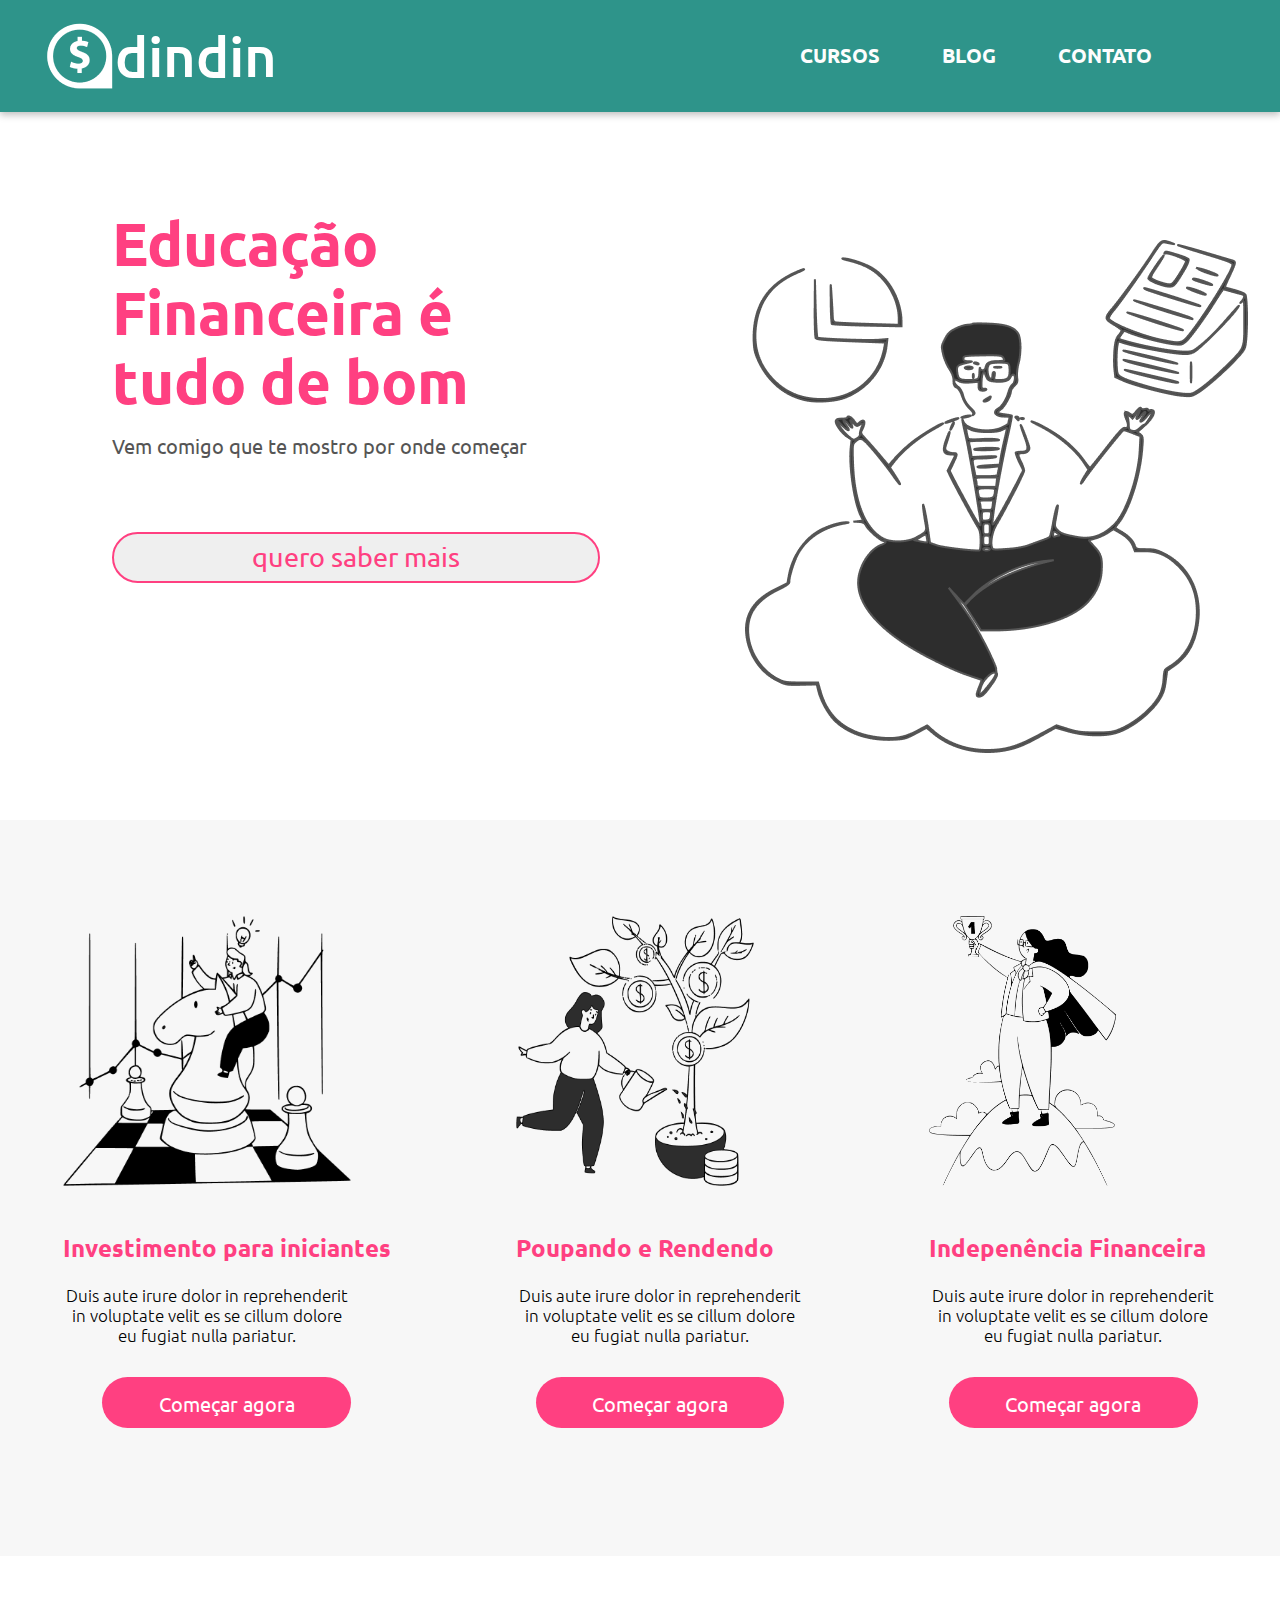
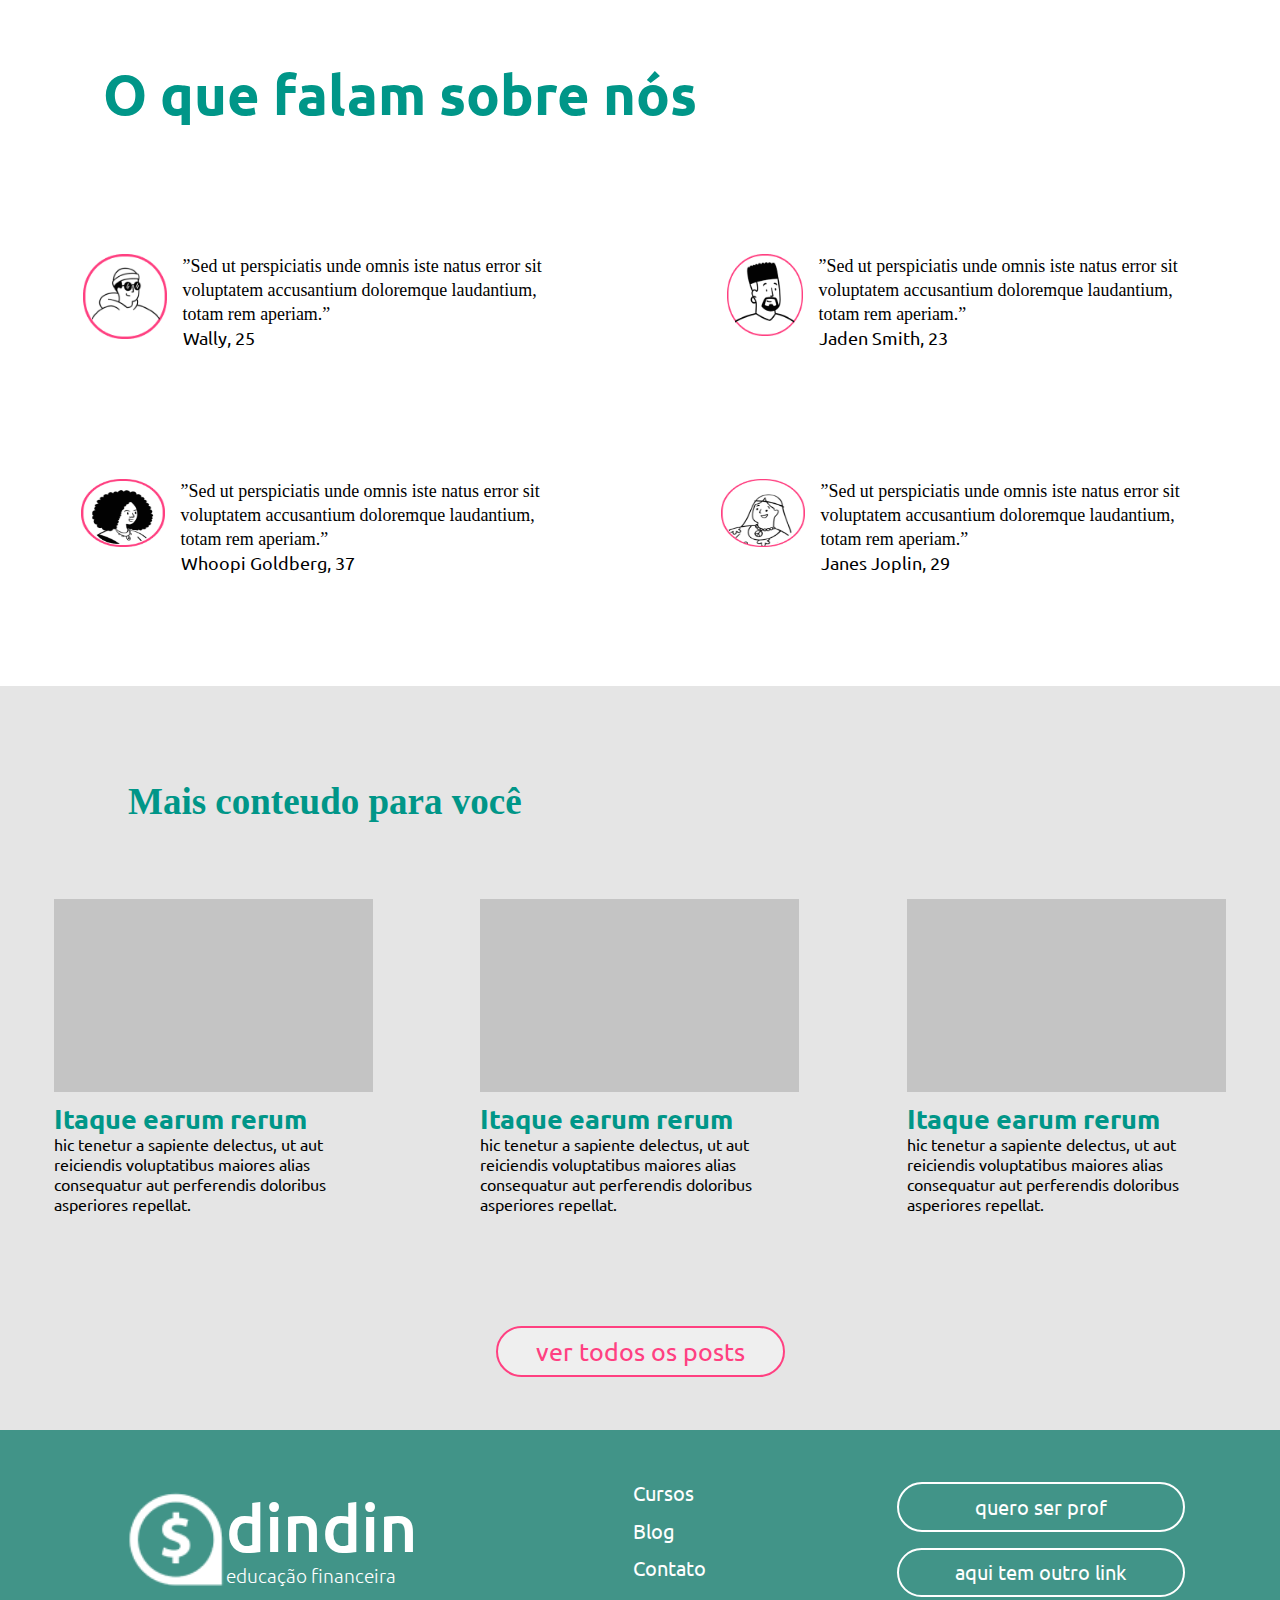
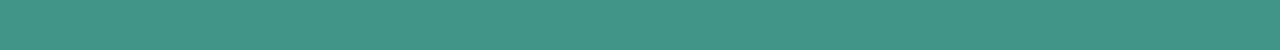
<file: index.html>
<!DOCTYPE html>
<html lang="pt-BR">
<head>
  <meta charset="UTF-8">
  <meta http-equiv="X-UA-Compatible" content="IE=edge">
  <meta name="viewport" content="width=device-width, initial-scale=1.0">
  <meta name="author" content="Fabi Boniolo">
  <title>Site Dindin</title>
  <!-- Inicio Fontes -->
  <link rel="preconnect" href="https://fonts.googleapis.com">
  <link rel="preconnect" href="https://fonts.gstatic.com" crossorigin>
  <link href="https://fonts.googleapis.com/css2?family=Ubuntu:wght@300;400;500;700&display=swap" rel="stylesheet">
  <!-- Fim Fontes -->
  <!-- Inicio Estilo -->
  <link rel="stylesheet" href="./estilo-css/style.css">
  <!-- Fim Estilo -->
</head>
<body>
  <!-- Início Cabeçalho -->
  <header class="cabecalho">
    <div>
      <img class="cabecalho-imagem" src="./img-dindin/dindin-logo-white (1) 2.png" alt="Logo da página">
      <h1>dindin</h1>
    </div>
    <nav class="cabecalho-menu">
      <a class="cabecalho-menu-item" href="cursos.html">Cursos</a>
      <a class="cabecalho-menu-item" href="blog.html">Blog</a>
      <a class="cabecalho-menu-item" href="contato.html">Contato</a>
    </nav>
  </header>
  <!-- Fim Cabeçalho -->

  <!-- Início Conteúdo Principal -->
  <main class="conteudo-index">
    <article class="secao-principal">
        <section class="secao-um">
        <h1>Educação 
            Financeira 
            é tudo de bom</h1>
        <p>Vem comigo que te mostro por onde começar</p>
        <button>quero saber mais</button>
      </section>
      <aside>
        <img class="img-banner" src="./img-dindin/banner.png" alt="Foto do inicio da página">
      </aside>
    </article>
    <article class="artigo-principal">
      <article class="artigo-cards">
        <img width="288px"  height="270px"  class="cards" src="./img-dindin/investimento.png" alt="Foto representando investimento">
        <h3>Investimento para iniciantes</h3>
        <p class="descricao">
          Duis aute irure dolor in reprehenderit 
          in voluptate velit es se cillum dolore
          eu fugiat nulla pariatur.
        </p>
        <a class="comecar-agora" href="#">Começar agora</a>
      </article>
      <article class="artigo-cards">
        <img  width="238px"  height="270px" class="cards" src="./img-dindin/poupando.png" alt="Foto representando poupando e redendo">
        <h3>Poupando e Rendendo</h3>
        <p class="descricao">
          Duis aute irure dolor in reprehenderit 
          in voluptate velit es se cillum dolore
          eu fugiat nulla pariatur.
        </p>
        <a class="comecar-agora" href="#">Começar agora</a>
      </article>
      <article class="artigo-cards">
        <img  width="187px"  height="270px" class="cards" src="./img-dindin/independencia.png" alt="Foto representando independencia financeira">
        <h3>Indepenência Financeira</h3>
        <p class="descricao">
          Duis aute irure dolor in reprehenderit 
          in voluptate velit es se cillum dolore
          eu fugiat nulla pariatur.
        </p>
        <a class="comecar-agora" href="#">Começar agora</a>
      </article>
      </article>
    </main>
    <!-- Fim Conteúdo Principal -->
    <!-- Inícios dos Artigos -->
    <article class="secundaria">
    <div class="secundaria-h2">
      <h2>O que falam sobre nós</h2>
    </div>
      <section class="secao-icones">
        <img width="84px"  height="85px" class="icones" src="./img-dindin/icon-wally.png" alt="icon-wally">
        <p>
          ”Sed ut perspiciatis unde omnis iste natus 
          error sit voluptatem accusantium doloremque 
          laudantium, totam rem aperiam.”<br>
          <strong>Wally, 25</strong>
        </p>
      </section>
      <section class="secao-icones">
        <img width="76px"  height="82px" class="icones" src="./img-dindin/icon-jaden.png" alt="icon-jaden">
        <p>
          ”Sed ut perspiciatis unde omnis iste natus 
          error sit voluptatem accusantium doloremque 
          laudantium, totam rem aperiam.”<br>
          <strong>Jaden Smith, 23</strong>
        </p>
      </section>
      <section class="secao-icones">
        <img width="84px"  height="68px"class="icones" src="./img-dindin/icon-whoopi.png" alt="icon-whoopi">
        <p>
          ”Sed ut perspiciatis unde omnis iste natus 
          error sit voluptatem accusantium doloremque 
          laudantium, totam rem aperiam.”<br>
          <strong>Whoopi Goldberg, 37</strong>
        </p>
      </section>
      <section class="secao-icones">
        <img width="84px"  height="68px" class="icones" src="./img-dindin/icon-jane.png" alt="icon-jane">
        <p>
          ”Sed ut perspiciatis unde omnis iste natus 
          error sit voluptatem accusantium doloremque 
          laudantium, totam rem aperiam.”<br>
          <strong>Janes Joplin, 29</strong>
        </p>
      </section>
    </article>
    <article class="index-secundaria2">
        <h2 class="secundaria2-h2">Mais conteudo para você</h2>
      <article class="secundaria2">
        <article class="artigo-cards2">
          <img  width="319px"  height="193px" class="cards2" src="./img-dindin/inicio-07.png" alt="vídeo 1">
          <p class="descricao2">
            <span>Itaque earum rerum</span> 
            hic tenetur a sapiente delectus, ut aut 
            reiciendis voluptatibus maiores alias 
            consequatur aut perferendis doloribus 
            asperiores repellat.
          </p>
          </article>
          <article class="artigo-cards2">
            <img  width="319px"  height="193px" class="cards2" src="./img-dindin/inicio-08.png" alt="vídeo 2">
            <p class="descricao2">
              <span>Itaque earum rerum</span> 
              hic tenetur a sapiente delectus, ut aut 
              reiciendis voluptatibus maiores alias 
              consequatur aut perferendis doloribus 
              asperiores repellat.
            </p>
            </article>
            <article class="artigo-cards2">
              <img  width="319px"  height="193px" class="cards2" src="./img-dindin/inicio-09.png" alt="vídeo 3">
              <p class="descricao2">
                <span>Itaque earum rerum</span>
                hic tenetur a sapiente delectus, ut aut 
                reiciendis voluptatibus maiores alias 
                consequatur aut perferendis doloribus 
                asperiores repellat.
              </p>
            </article>
      </article>
      <button class="todos-posts">ver todos os posts</button>
    </article>
    <!-- Fim Artigos -->

    <!-- Início Rodapé -->
  <footer class="rodape">
    <img class="rodape-imagem" src="./img-dindin/dindin-logo-white (1) 2.png" alt="Logo Rodapé">
    <div class="rodape-div">
      <h1>dindin</h1>
      <p>educação financeira</p>
    </div>
    <nav class="rodape-menu">
      <a class="cabecalho-menu-item" href="#">Cursos</a>
      <a class="cabecalho-menu-item" href="#">Blog</a>
      <a class="cabecalho-menu-item" href="#">Contato</a>
    </nav>
    <div class="botoes">
      <button class="botao">quero ser prof</button>
      <button class="botao">aqui tem outro link</button>
    </div>
    </footer>
    <!-- Fim Rodapé -->
</body>
</html>
</file>
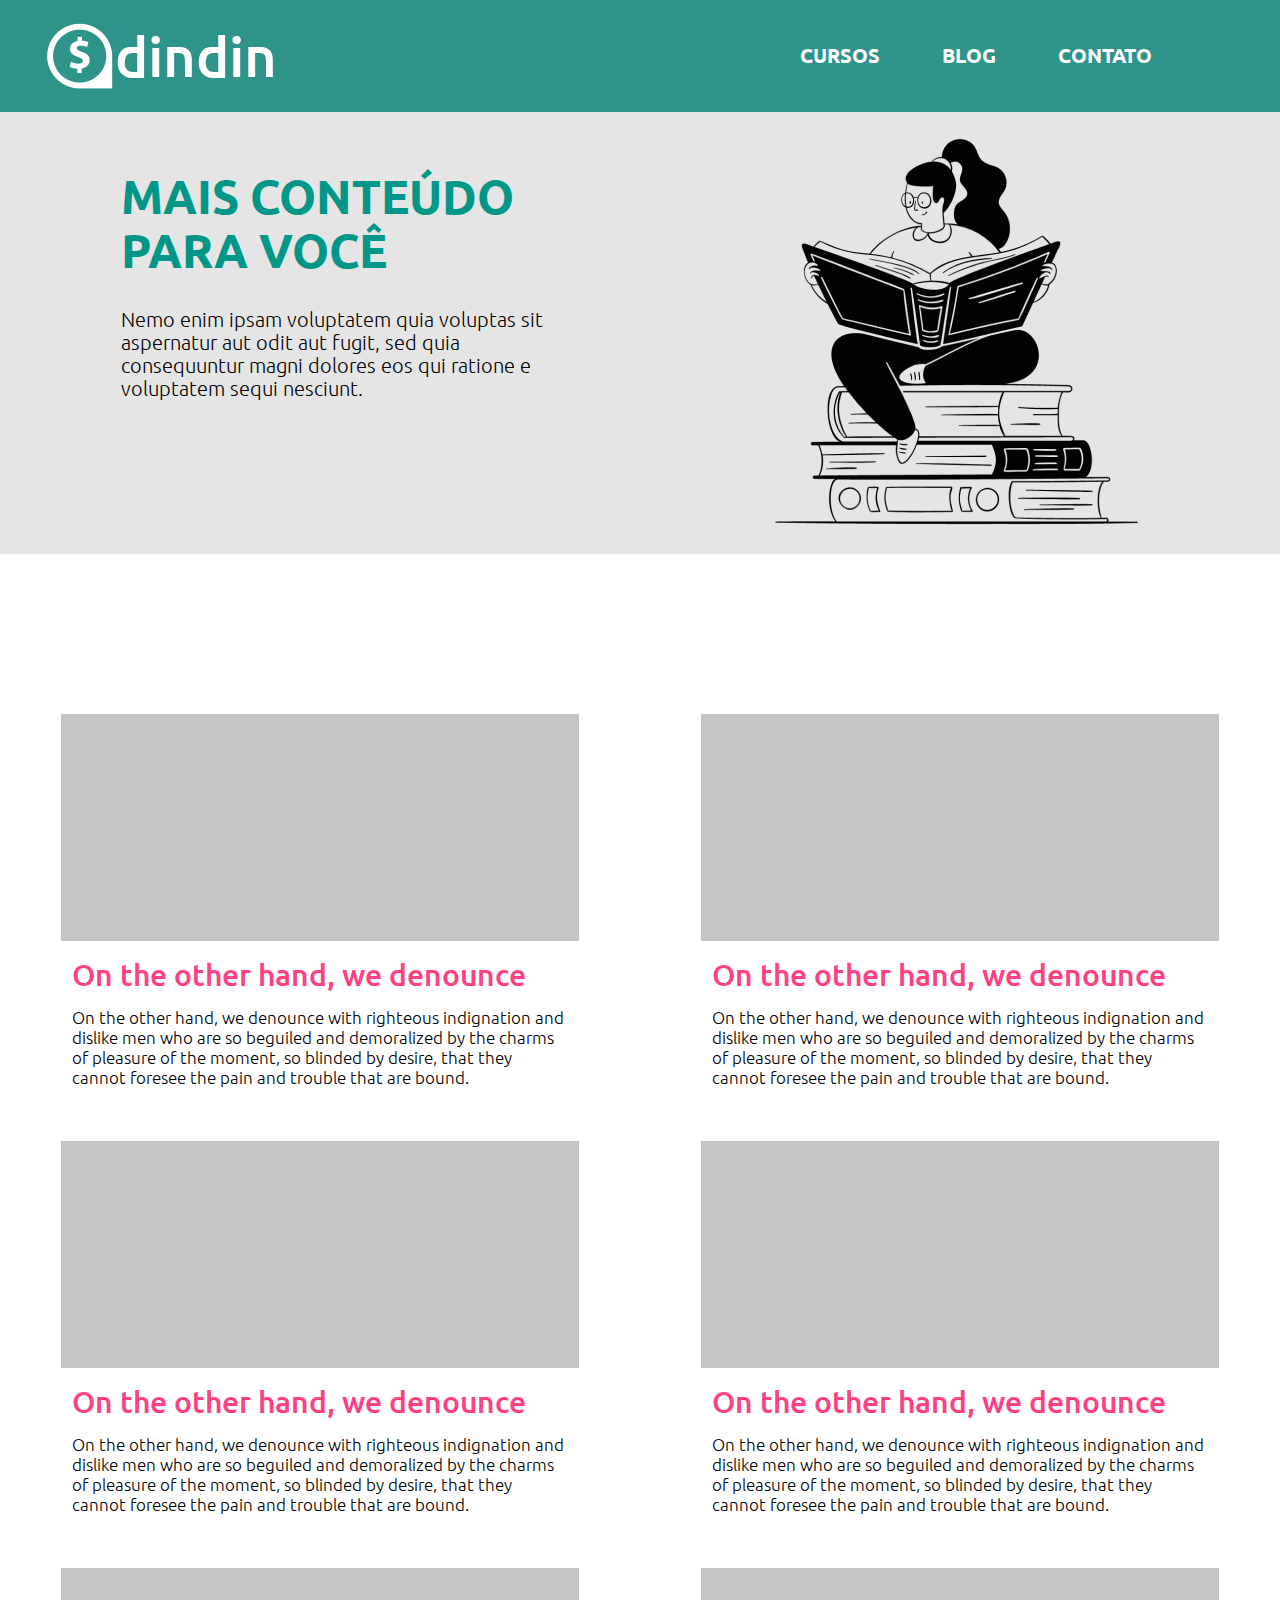
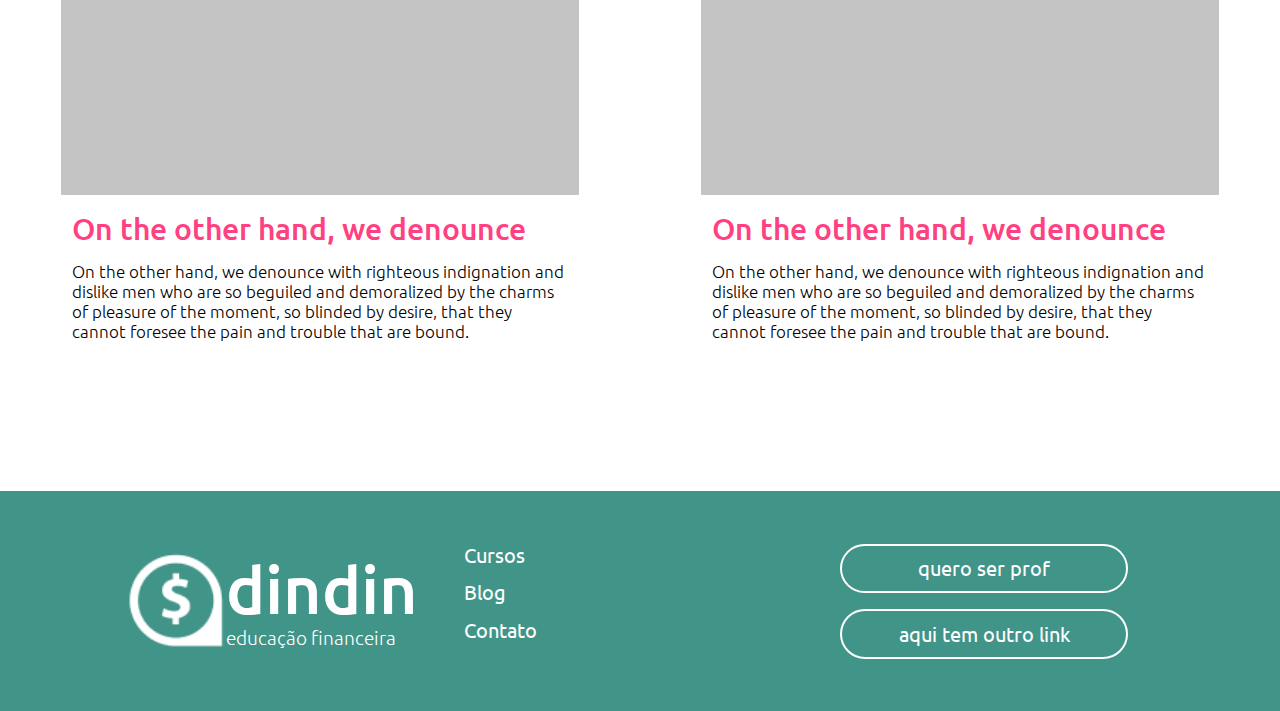
<file: blog.html>
<!DOCTYPE html>
<html lang="pt-BR">
<head>
  <meta charset="UTF-8">
  <meta http-equiv="X-UA-Compatible" content="IE=edge">
  <meta name="viewport" content="width=device-width, initial-scale=1.0">
  <meta name="author" content="Fabi Boniolo">
  <title>Site Dindin</title>
  <!-- Inicio Fontes -->
  <link rel="preconnect" href="https://fonts.googleapis.com">
  <link rel="preconnect" href="https://fonts.gstatic.com" crossorigin>
  <link href="https://fonts.googleapis.com/css2?family=Ubuntu:wght@300;400;500;700&display=swap" rel="stylesheet">
  <!-- Fim Fontes -->
  <!-- Inicio Estilo -->
  <link rel="stylesheet" href="./estilo-css/style.css">
  <!-- Fim Estilo -->
</head>
<body>
  <!-- Início Cabeçalho -->
  <header class="cabecalho">
    <div>
      <img class="cabecalho-imagem" src="./img-dindin/dindin-logo-white (1) 2.png" alt="">
      <h1>dindin</h1>
    </div>
    <nav class="cabecalho-menu">
      <a class="cabecalho-menu-item" href="#">Cursos</a>
      <a class="cabecalho-menu-item" href="#">Blog</a>
      <a class="cabecalho-menu-item" href="#">Contato</a>
    </nav>
  </header>
  <!-- Fim Cabeçalho -->

  <!-- Início Conteúdo Principal -->
  <main class="conteudo-blog">
    <article class="blog-artigo-principal">
      <section class="blog-secao-um">
        <h1>
          MAIS CONTEÚDO 
          PARA VOCÊ
        </h1>
        <p>
          Nemo enim ipsam voluptatem quia voluptas sit 
          aspernatur aut odit aut fugit, sed quia 
          consequuntur magni dolores eos qui ratione 
          e voluptatem sequi nesciunt.
        </p>
      </section>
      <aside class="blog-aside-img">
        <img class="blog-img-banner" src="./img-dindin/ilustra-blog.png" alt="">
      </aside>
  </article>
  <article class="blog-secundaria2-global">
    <article class="blog-secundaria2">
      <article class="blog-artigo-cards2">
        <img width="518px"  height="259px"  class="blog-artigo-cards2 " src="./img-dindin/inicio-07.png" alt="">
        <p class="blog-descricao2">
          <span>On the other hand, we denounce</span> 
          On the other hand, we denounce with righteous indignation and dislike men who are so beguiled and demoralized by the charms of pleasure of the moment, so blinded by desire, that they cannot foresee the pain and trouble that are bound.
        </p>
        </article>
        <article class="blog-artigo-cards2">
          <img  width="518px"  height="259px" class="blog-artigo-cards2 " src="./img-dindin/inicio-08.png" alt="">
          <p class="blog-descricao2">
            <span>On the other hand, we denounce</span> 
            On the other hand, we denounce with righteous indignation and dislike men who are so beguiled and demoralized by the charms of pleasure of the moment, so blinded by desire, that they cannot foresee the pain and trouble that are bound.
          </p>
          </article>
    </article>
    <article class="blog-secundaria2">
      <article class="blog-artigo-cards2">
        <img width="518px"  height="259px"  class="blog-artigo-cards2 " src="./img-dindin/inicio-07.png" alt="">
        <p class="blog-descricao2">
          <span>On the other hand, we denounce</span> 
          On the other hand, we denounce with righteous indignation and dislike men who are so beguiled and demoralized by the charms of pleasure of the moment, so blinded by desire, that they cannot foresee the pain and trouble that are bound.
        </p>
        </article>
        <article class="blog-artigo-cards2">
          <img  width="518px"  height="259px" class="blog-artigo-cards2 " src="./img-dindin/inicio-08.png" alt="">
          <p class="blog-descricao2">
            <span>On the other hand, we denounce</span> 
            On the other hand, we denounce with righteous indignation and dislike men who are so beguiled and demoralized by the charms of pleasure of the moment, so blinded by desire, that they cannot foresee the pain and trouble that are bound.
          </p>
          </article>
    </article>
    <article class="blog-secundaria2">
      <article class="blog-artigo-cards2">
        <img width="518px"  height="259px"  class="blog-artigo-cards2 " src="./img-dindin/inicio-07.png" alt="">
        <p class="blog-descricao2">
          <span>On the other hand, we denounce</span> 
          On the other hand, we denounce with righteous indignation and dislike men who are so beguiled and demoralized by the charms of pleasure of the moment, so blinded by desire, that they cannot foresee the pain and trouble that are bound.
        </p>
        </article>
        <article class="blog-artigo-cards2">
          <img  width="518px"  height="259px" class="blog-artigo-cards2 " src="./img-dindin/inicio-08.png" alt="">
          <p class="blog-descricao2">
            <span>On the other hand, we denounce</span> 
            On the other hand, we denounce with righteous indignation and dislike men who are so beguiled and demoralized by the charms of pleasure of the moment, so blinded by desire, that they cannot foresee the pain and trouble that are bound.
          </p>
          </article>
    </article>
  </article>
  </main>
  <!-- Fim Conteúdo Principal -->
  <!-- Início Rodapé -->
  <footer class="rodape">
    <div class="rodape-div">
      <img class="rodape-imagem" src="./img-dindin/dindin-logo-white (1) 2.png" alt="">
      <h1>dindin</h1>
      <p>educação financeira</p>
    </div>
    <nav class="rodape-menu">
      <a class="cabecalho-menu-item" href="cursos.html">Cursos</a>
      <a class="cabecalho-menu-item" href="blog.html">Blog</a>
      <a class="cabecalho-menu-item" href="contato.html">Contato</a>
    </nav>
    <div class="botoes">
      <button class="botao">quero ser prof</button>
      <button class="botao">aqui tem outro link</button>
    </div>
    </footer>
  <!-- Fim Rodapé -->
</body>
</html>
</file>
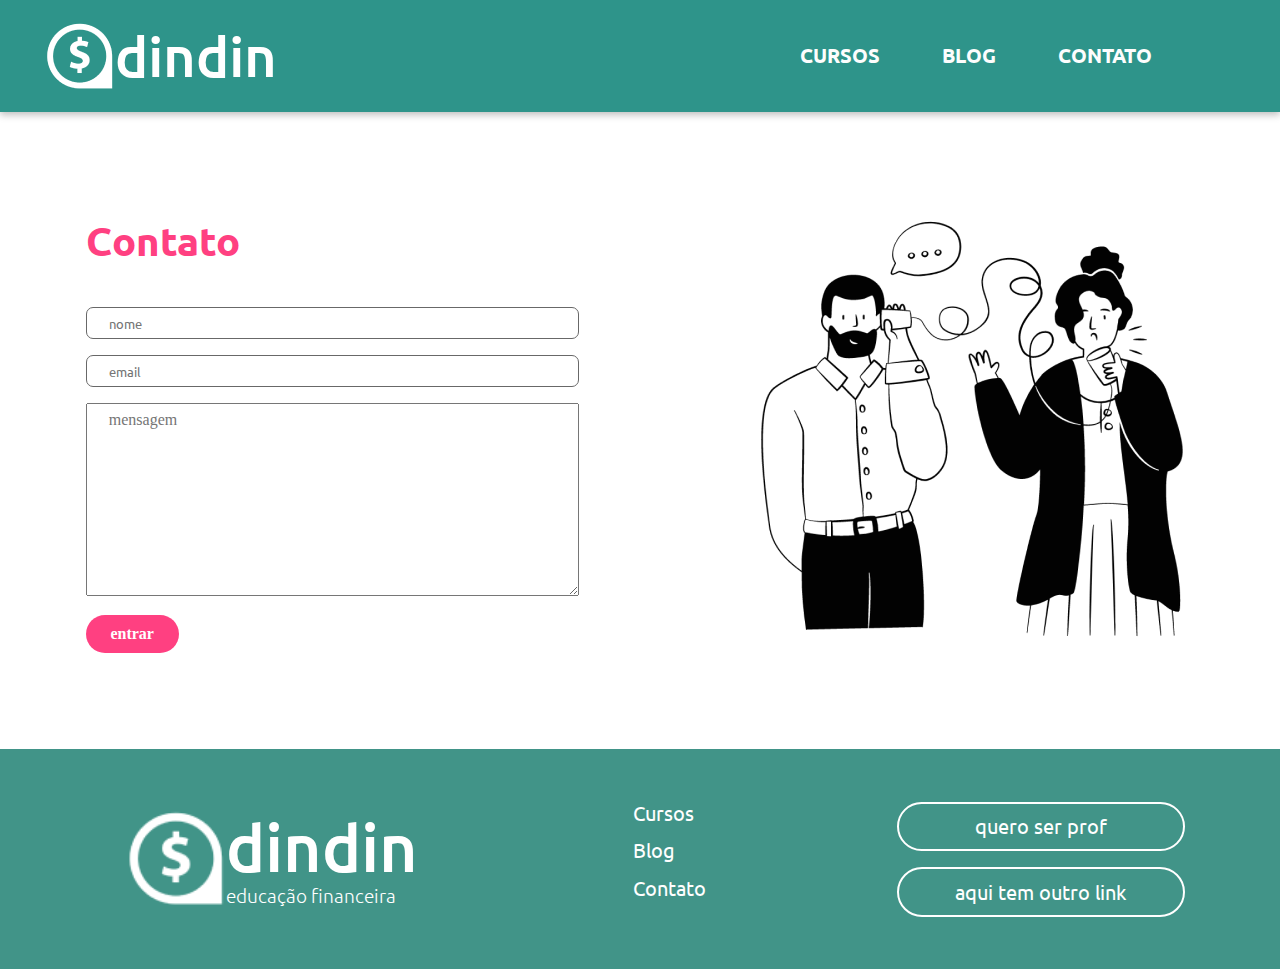
<file: contato.html>
<!DOCTYPE html>
<html lang="pt-BR">
<head>
  <meta charset="UTF-8">
  <meta http-equiv="X-UA-Compatible" content="IE=edge">
  <meta name="viewport" content="width=device-width, initial-scale=1.0">
  <meta name="author" content="Fabi Boniolo">
  <title>Site Dindin</title>
  <!-- Inicio Fontes -->
  <link rel="preconnect" href="https://fonts.googleapis.com">
  <link rel="preconnect" href="https://fonts.gstatic.com" crossorigin>
  <link href="https://fonts.googleapis.com/css2?family=Ubuntu:wght@300;400;500;700&display=swap" rel="stylesheet">
  <!-- Fim Fontes -->
  <!-- Inicio Estilo -->
  <link rel="stylesheet" href="./estilo-css/style.css">
  <!-- Fim Estilo -->
</head>
<body>
  <!-- Início Cabeçalho -->
  <header class="cabecalho">
    <div>
      <img class="cabecalho-imagem" src="./img-dindin/dindin-logo-white (1) 2.png" alt="">
      <h1>dindin</h1>
    </div>
    <nav class="cabecalho-menu">
      <a class="cabecalho-menu-item" href="#">Cursos</a>
      <a class="cabecalho-menu-item" href="#">Blog</a>
      <a class="cabecalho-menu-item" href="#">Contato</a>
    </nav>
  </header>
  <!-- Fim Cabeçalho -->

  <!-- Início Conteúdo Principal -->
  <main class="conteudo-contato">
    <form class="formulario-contato" action="">
      <legend>Contato</legend>
      <div >
        <input class="input-nome" type="text" placeholder="nome">
      </div>
      <div >
        <input class="input-email" type="text" name="" id="" placeholder="email">
      </div>
      <div >
      <textarea name="" id="" cols="30" rows="10" placeholder="mensagem" class="input-mensagem"></textarea>
      </div>
      <div>
        <button class="botao-contato">entrar</button>
      </div>
    </form>
    <aside class="imagem-formulario">
      <img src="./img-dindin/ilustra-contato.png" alt="">
    </aside>
    </main>
    <!-- Início Conteúdo Principal -->

    <!-- Início Rodapé -->
  <footer class="rodape">
    <img class="rodape-imagem" src="./img-dindin/dindin-logo-white (1) 2.png" alt="">
    <div class="rodape-div">
      <h1>dindin</h1>
      <p>educação financeira</p>
    </div>
    <nav class="rodape-menu">
      <a class="cabecalho-menu-item" href="cursos.html">Cursos</a>
      <a class="cabecalho-menu-item" href="blog.html">Blog</a>
      <a class="cabecalho-menu-item" href="contato.html">Contato</a>
    </nav>
    <div class="botoes">
      <button class="botao">quero ser prof</button>
      <button class="botao">aqui tem outro link</button>
    </div>
    </footer>
    <!-- Fim Rodapé -->
  </body>
</html>
</file>
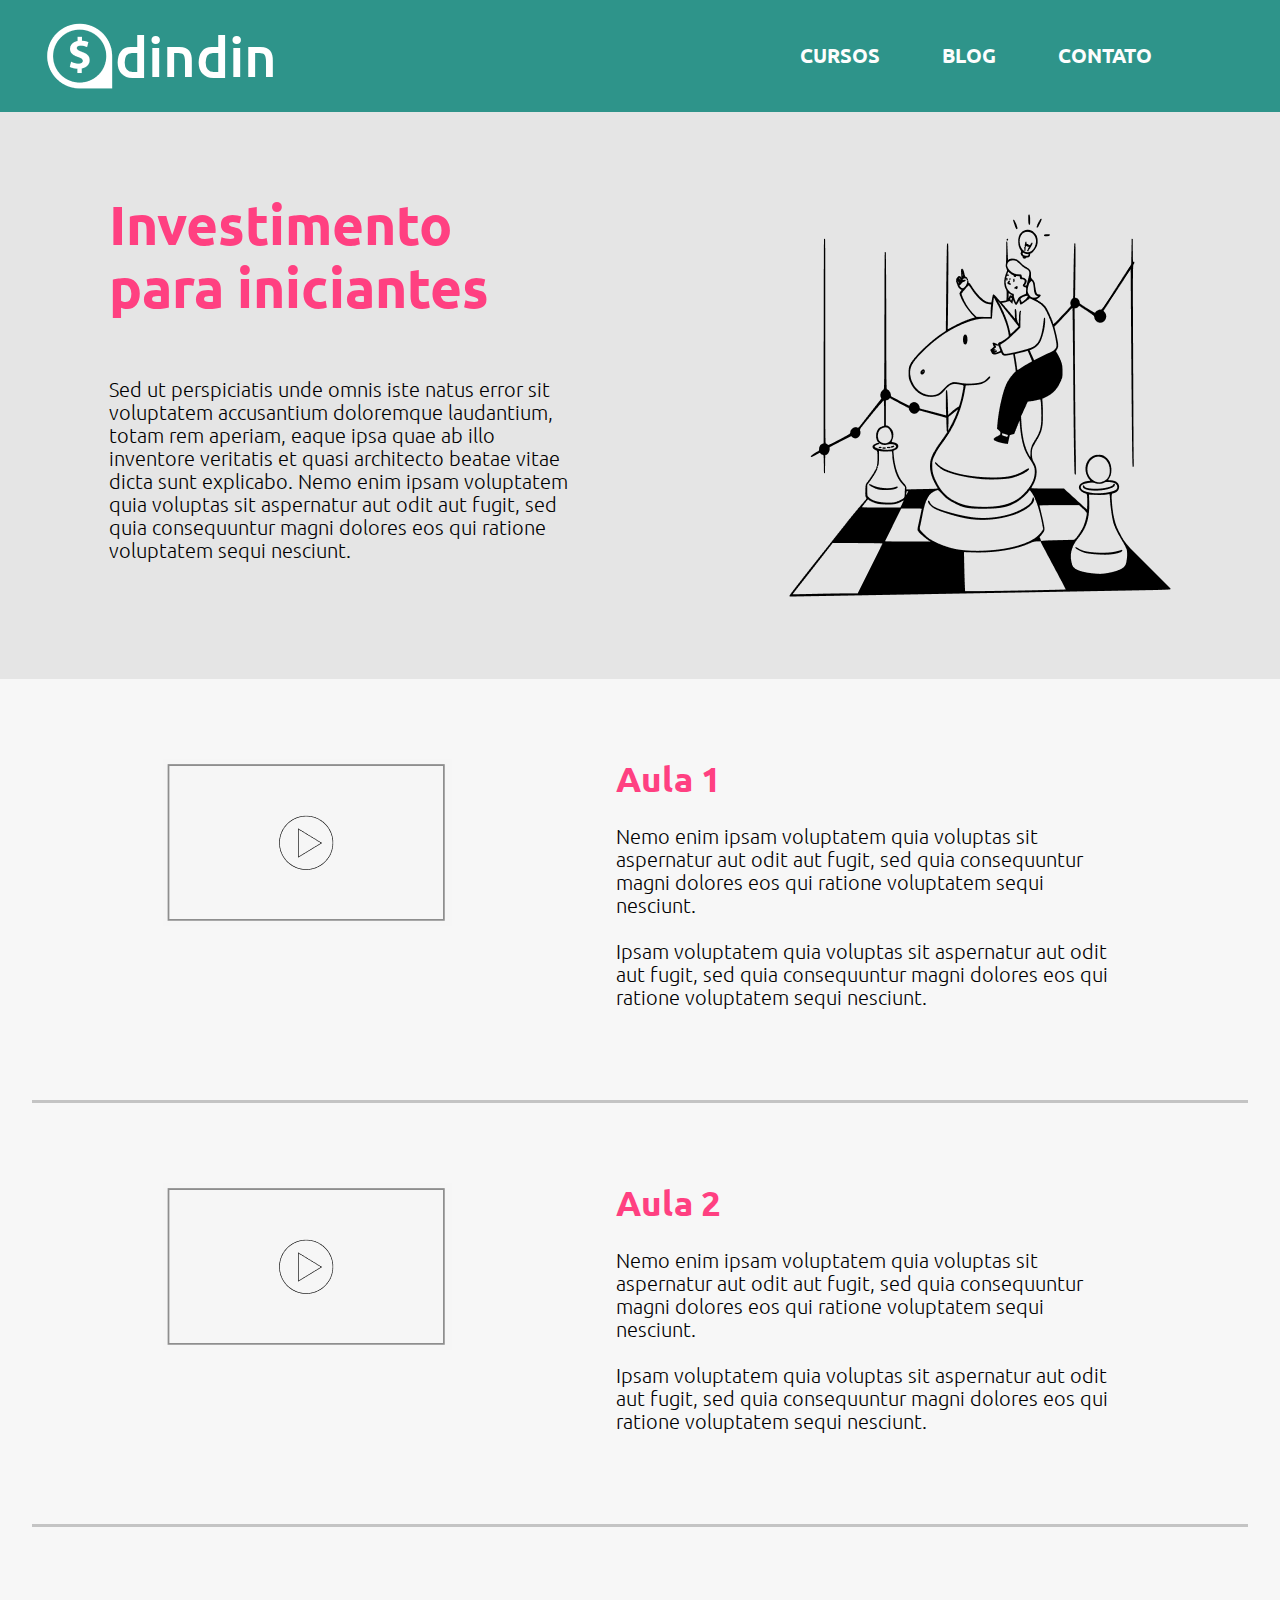
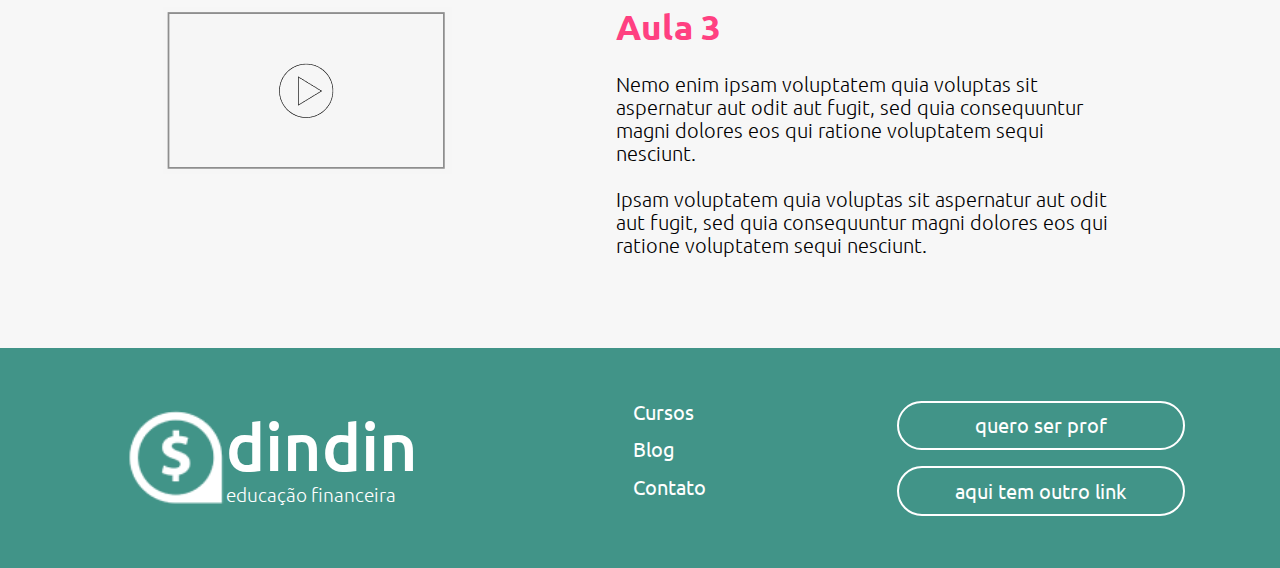
<file: curso.html>
<!DOCTYPE html>
<html lang="pt-BR">
<head>
  <meta charset="UTF-8">
  <meta http-equiv="X-UA-Compatible" content="IE=edge">
  <meta name="viewport" content="width=device-width, initial-scale=1.0">
  <meta name="author" content="Fabi Boniolo">
  <title>Site Dindin</title>
  <!-- Inicio Fontes -->
  <link rel="preconnect" href="https://fonts.googleapis.com">
  <link rel="preconnect" href="https://fonts.gstatic.com" crossorigin>
  <link href="https://fonts.googleapis.com/css2?family=Ubuntu:wght@300;400;500;700&display=swap" rel="stylesheet">
  <!-- Fim Fontes -->
  <!-- Inicio Estilo -->
  <link rel="stylesheet" href="./estilo-css/style.css">
  <!-- Fim Estilo -->
</head>
<body>
  <!-- Início Cabeçalho -->
  <header class="cabecalho">
    <div>
      <img class="cabecalho-imagem" src="./img-dindin/dindin-logo-white (1) 2.png" alt="">
      <h1>dindin</h1>
    </div>
    <nav class="cabecalho-menu">
      <a class="cabecalho-menu-item" href="#">Cursos</a>
      <a class="cabecalho-menu-item" href="#">Blog</a>
      <a class="cabecalho-menu-item" href="#">Contato</a>
    </nav>
  </header>
  <!-- Fim Cabeçalho -->

  <!-- Início Conteúdo Principal -->
  <main class="curso-conteudo">
    <article class="curso-artigo-principal">
        <section class="curso-secao-um">
          <h1>
            Investimento
            para iniciantes
          </h1>
          <p>
            Sed ut perspiciatis unde omnis iste natus error sit voluptatem accusantium doloremque laudantium,
            totam rem aperiam, eaque ipsa quae ab illo 
            inventore veritatis et quasi architecto beatae vitae 
            dicta sunt explicabo. Nemo enim ipsam voluptatem 
            quia voluptas sit aspernatur aut odit aut fugit, sed 
            quia consequuntur magni dolores eos qui ratione 
            voluptatem sequi nesciunt.
          </p>
        </section>
        <aside class="curso-aside-img">
          <img class="curso-img-banner" src="./img-dindin/investimento.png" alt="">
        </aside>
    </article>
<article class="curso-global">
    <article class="curso-artigo-videos">
      <section class="curso-secao-video">
        <img  src="./img-dindin/videos.png" alt="">
      </section>
      <aside class="curso-aside-escrita">
        <h2>Aula 1</h2>
        <p>
          Nemo enim ipsam voluptatem quia voluptas sit 
          aspernatur aut odit aut fugit, sed quia consequuntur 
          magni dolores eos qui ratione voluptatem sequi 
          nesciunt. 
          <br><br>
          Ipsam voluptatem quia voluptas sit aspernatur aut odit 
          aut fugit, sed quia consequuntur magni dolores eos qui ratione voluptatem sequi nesciunt.
        </p>
      </aside>
    </article>
    <div class="curso-linha"></div>
    <article class="curso-artigo-videos">
      <section class="curso-secao-video">
        <img  src="./img-dindin/videos.png" alt="">
      </section>
      <aside class="curso-aside-escrita">
        <h2>Aula 2</h2>
        <p>
          Nemo enim ipsam voluptatem quia voluptas sit 
          aspernatur aut odit aut fugit, sed quia consequuntur 
          magni dolores eos qui ratione voluptatem sequi 
          nesciunt. 
          <br><br>
          Ipsam voluptatem quia voluptas sit aspernatur aut odit 
          aut fugit, sed quia consequuntur magni dolores eos qui ratione voluptatem sequi nesciunt.
        </p>
      </aside>
    </article>
    <div class="curso-linha"></div>
    <article class="curso-artigo-videos">
      <section class="curso-secao-video">
        <img  src="./img-dindin/videos.png" alt="">
      </section>
      <aside class="curso-aside-escrita">
        <h2>Aula 3</h2>
        <p>
          Nemo enim ipsam voluptatem quia voluptas sit 
          aspernatur aut odit aut fugit, sed quia consequuntur 
          magni dolores eos qui ratione voluptatem sequi 
          nesciunt. 
          <br><br>
          Ipsam voluptatem quia voluptas sit aspernatur aut odit 
          aut fugit, sed quia consequuntur magni dolores eos qui ratione voluptatem sequi nesciunt.
        </p>
      </aside>
    </article>
  </article>
    </main>
    <!-- Fim do Conteúdo Principal -->

    <!-- Início Rodapé -->
  <footer class="rodape">
    <img class="rodape-imagem" src="./img-dindin/dindin-logo-white (1) 2.png" alt="">
    <div class="rodape-div">
      <h1>dindin</h1>
      <p>educação financeira</p>
    </div>
    <nav class="rodape-menu">
      <a class="cabecalho-menu-item" href="cursos.html">Cursos</a>
      <a class="cabecalho-menu-item" href="blog.html">Blog</a>
      <a class="cabecalho-menu-item" href="contato.html">Contato</a>
    </nav>
    <div class="botoes">
      <button class="botao">quero ser prof</button>
      <button class="botao">aqui tem outro link</button>
    </div>
    </footer>
  <!-- Fim Rodapé -->
</body>
</html>
</file>
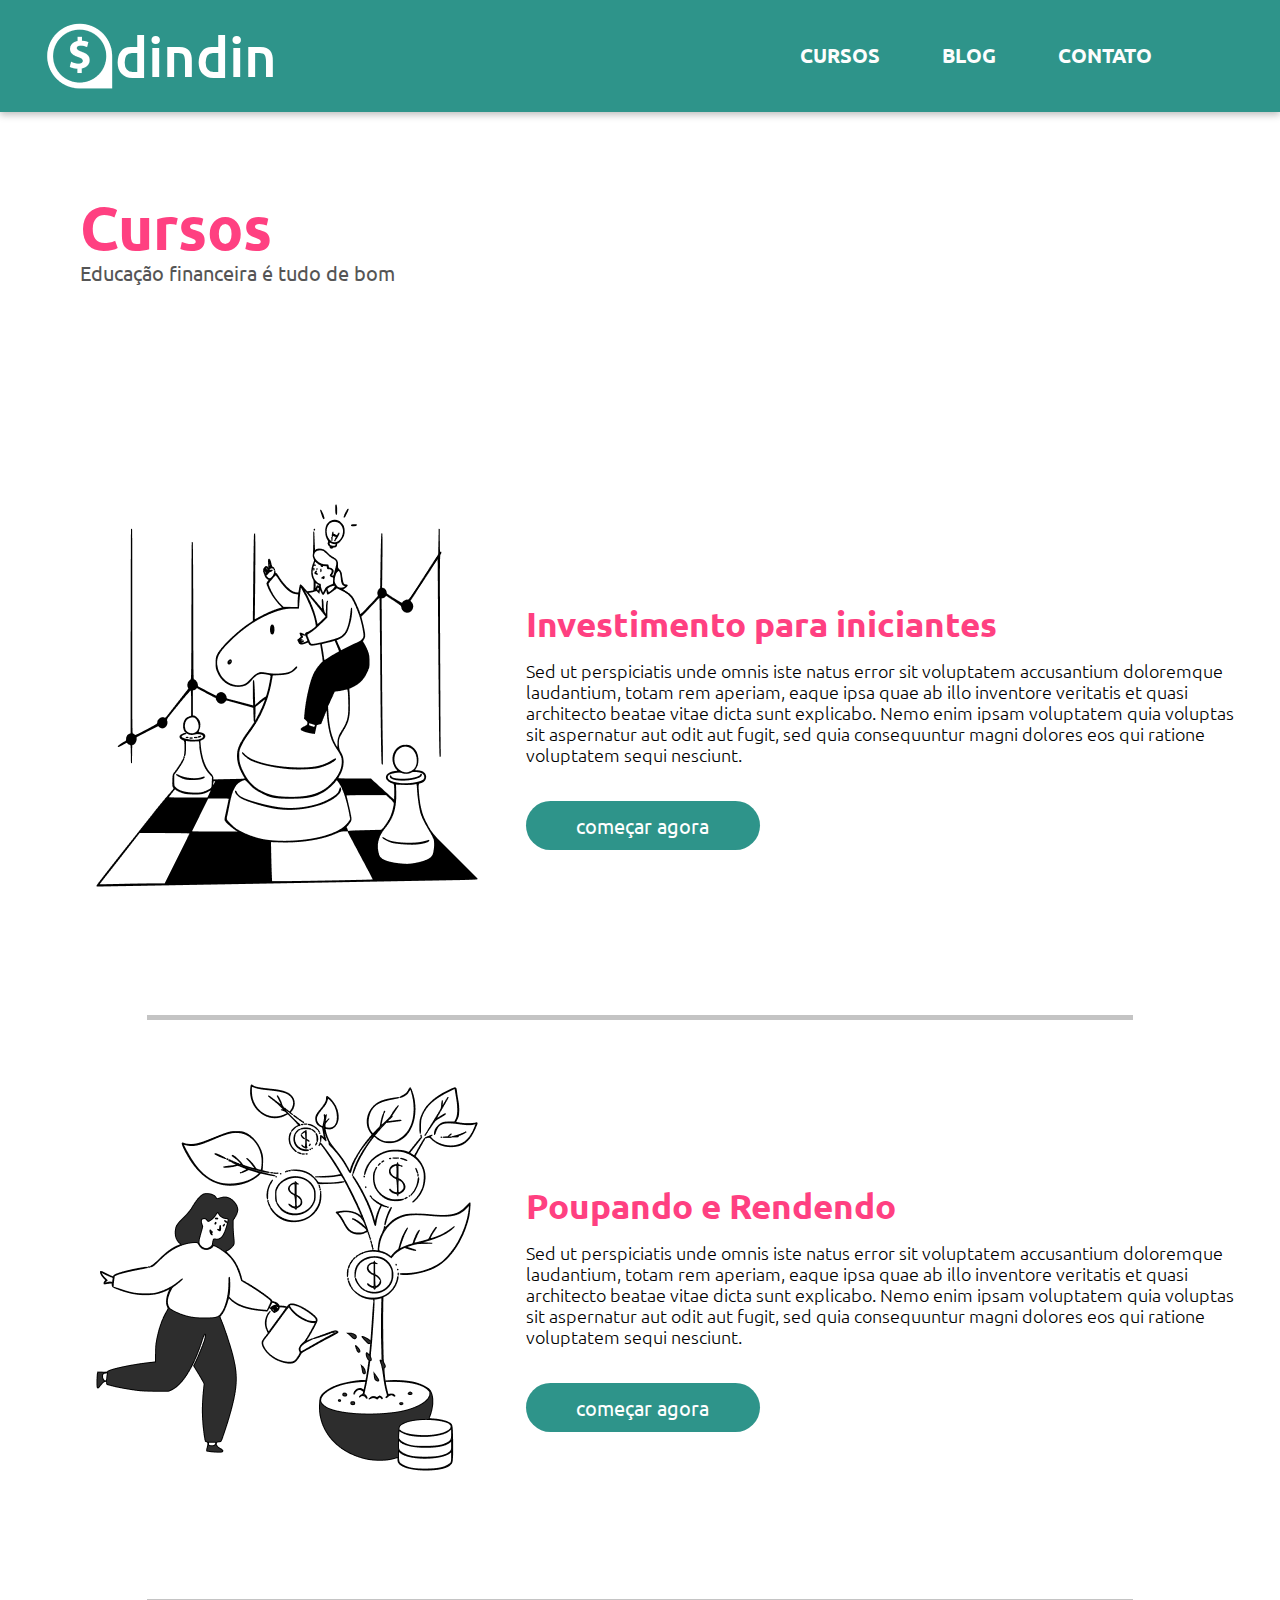
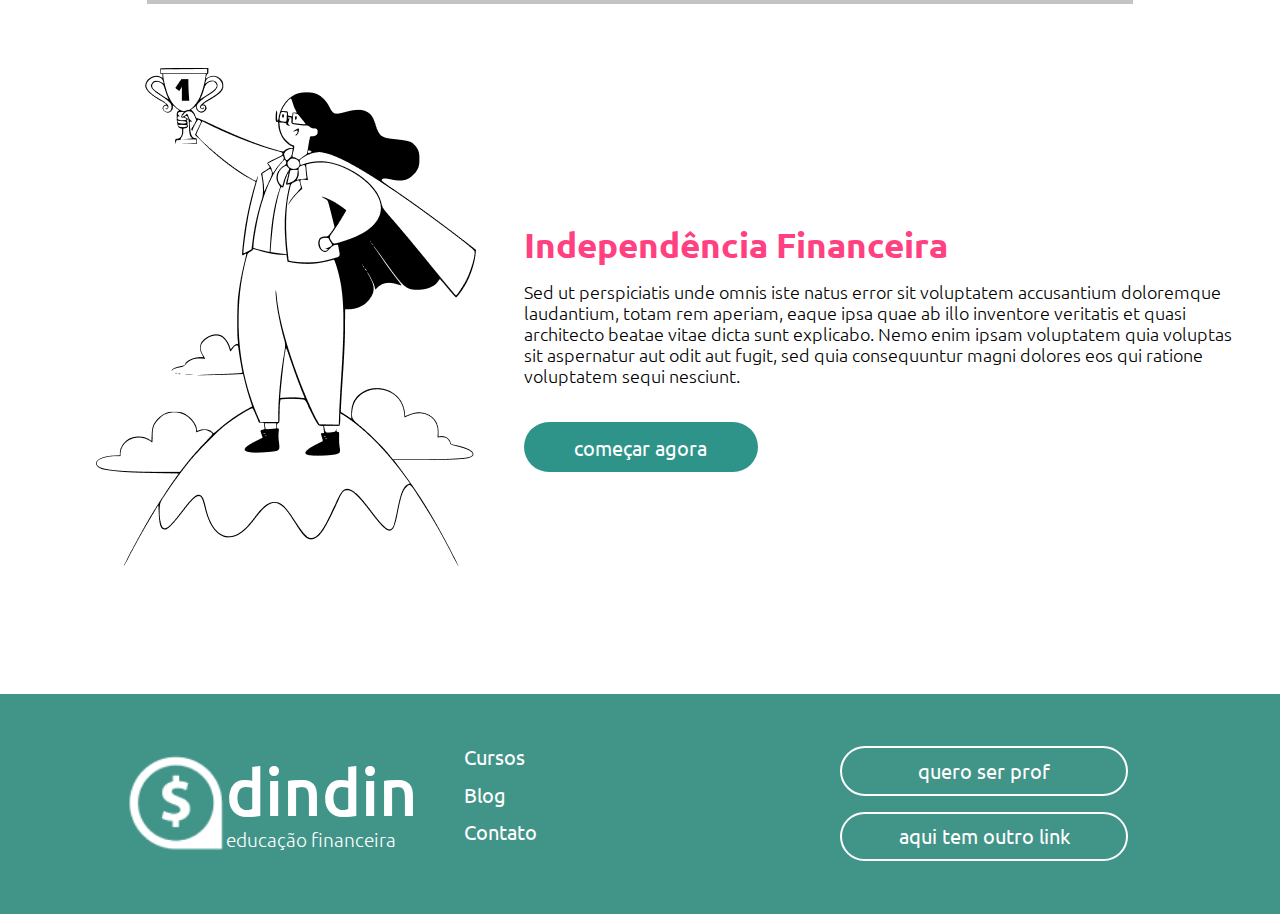
<file: cursos.html>
<!DOCTYPE html>
<html lang="pt-BR">
<head>
  <meta charset="UTF-8">
  <meta http-equiv="X-UA-Compatible" content="IE=edge">
  <meta name="viewport" content="width=device-width, initial-scale=1.0">
  <meta name="author" content="Fabi Boniolo">
  <title>Site Dindin</title>
  <!-- Inicio Fontes -->
  <link rel="preconnect" href="https://fonts.googleapis.com">
  <link rel="preconnect" href="https://fonts.gstatic.com" crossorigin>
  <link href="https://fonts.googleapis.com/css2?family=Ubuntu:wght@300;400;500;700&display=swap" rel="stylesheet">
  <!-- Fim Fontes -->
  <!-- Inicio Estilo -->
  <link rel="stylesheet" href="./estilo-css/style.css">
  <!-- Fim Estilo -->
</head>
<body>
  <!-- Início Cabeçalho -->
  <header class="cabecalho">
    <div>
      <img class="cabecalho-imagem" src="./img-dindin/dindin-logo-white (1) 2.png" alt="">
      <h1>dindin</h1>
    </div>
    <nav class="cabecalho-menu">
      <a class="cabecalho-menu-item" href="cursos.html">Cursos</a>
      <a class="cabecalho-menu-item" href="blog.html">Blog</a>
      <a class="cabecalho-menu-item" href="contato.html">Contato</a>
    </nav>
  </header>
  <!-- Fim Cabeçalho -->

  <!-- Início Conteúdo Principal -->
    <main class="conteudo-cursos">
    <section class="secao-conteudo">
      <div class="secao-um">
        <h2>Cursos</h2>
        <p class="secao-um-p">Educação financeira é tudo de bom</p>
      </div>
      <article class="artigos-conteudo">
        <img class="artigo-imagem" src="./img-dindin/investimento.png" alt="">
        <div class="escrita">
          <h3>Investimento para iniciantes</h3>
          <p>Sed ut perspiciatis unde omnis iste natus error sit voluptatem accusantium doloremque 
            laudantium, totam rem aperiam, eaque ipsa quae ab illo inventore veritatis et quasi 
            architecto beatae vitae dicta sunt explicabo. Nemo enim ipsam voluptatem quia voluptas 
            sit aspernatur aut odit aut fugit, sed quia consequuntur magni dolores eos qui ratione 
            voluptatem sequi nesciunt.</p>
          <button class="comecar">começar agora</button>
        </div>
      </article>
      <div class="linha-horizontal"></div>
    </section>
    <section class="secao-conteudo">
      <article class="artigos-conteudo">
        <img class="artigo-imagem" src="./img-dindin/poupando.png" alt="">
        <div class="escrita">
          <h3>Poupando e Rendendo</h3>
          <p>Sed ut perspiciatis unde omnis iste natus error sit voluptatem accusantium doloremque 
            laudantium, totam rem aperiam, eaque ipsa quae ab illo inventore veritatis et quasi 
            architecto beatae vitae dicta sunt explicabo. Nemo enim ipsam voluptatem quia voluptas 
            sit aspernatur aut odit aut fugit, sed quia consequuntur magni dolores eos qui ratione 
            voluptatem sequi nesciunt.</p>
          <button class="comecar">começar agora</button>
        </div>
      </article>
      <div class="linha-horizontal"></div>
    </section>
    <article class="artigos-conteudo">
      <img class="artigo-imagem" src="./img-dindin/independencia.png" alt="">
      <div class="escrita">
        <h3>Independência Financeira</h3>
        <p>Sed ut perspiciatis unde omnis iste natus error sit voluptatem accusantium doloremque 
          laudantium, totam rem aperiam, eaque ipsa quae ab illo inventore veritatis et quasi 
          architecto beatae vitae dicta sunt explicabo. Nemo enim ipsam voluptatem quia voluptas 
          sit aspernatur aut odit aut fugit, sed quia consequuntur magni dolores eos qui ratione 
          voluptatem sequi nesciunt.</p>
        <button class="comecar">começar agora</button>
      </div>
    </article>
  </section>
  </main>
  <!-- Fim Conteúdo Principal -->
  <!-- Início Rodapé -->
  <footer class="rodape">
      <div class="rodape-div">
      <img class="rodape-imagem" src="./img-dindin/dindin-logo-white (1) 2.png" alt="">
      <h1>dindin</h1>
      <p>educação financeira</p>
    </div>
    <nav class="rodape-menu">
      <a class="cabecalho-menu-item" href="cursos.html">Cursos</a>
      <a class="cabecalho-menu-item" href="blog.html">Blog</a>
      <a class="cabecalho-menu-item" href="contato.html">Contato</a>
    </nav>
    <div class="botoes">
      <button class="botao">quero ser prof</button>
      <button class="botao">aqui tem outro link</button>
    </div>
    </footer>
  <!-- Fim Rodapé -->
</body>
</html>
</file>
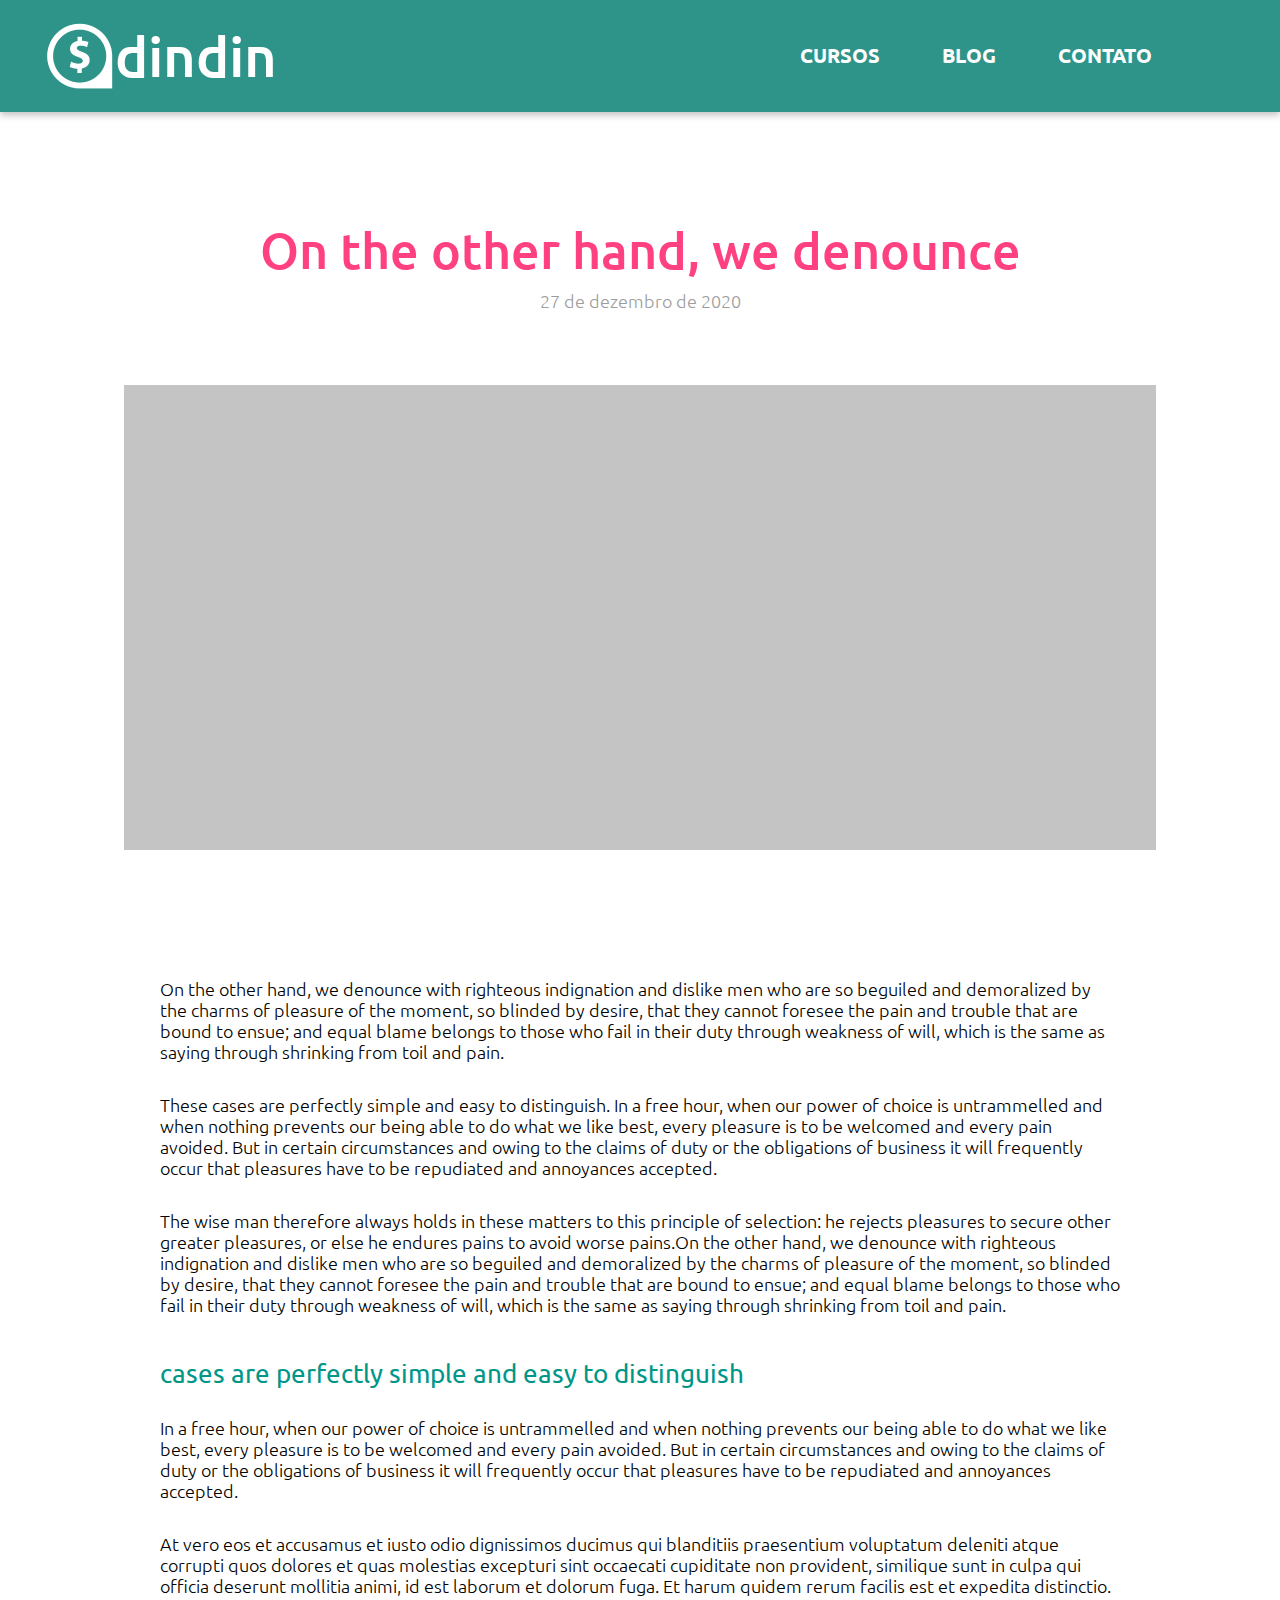
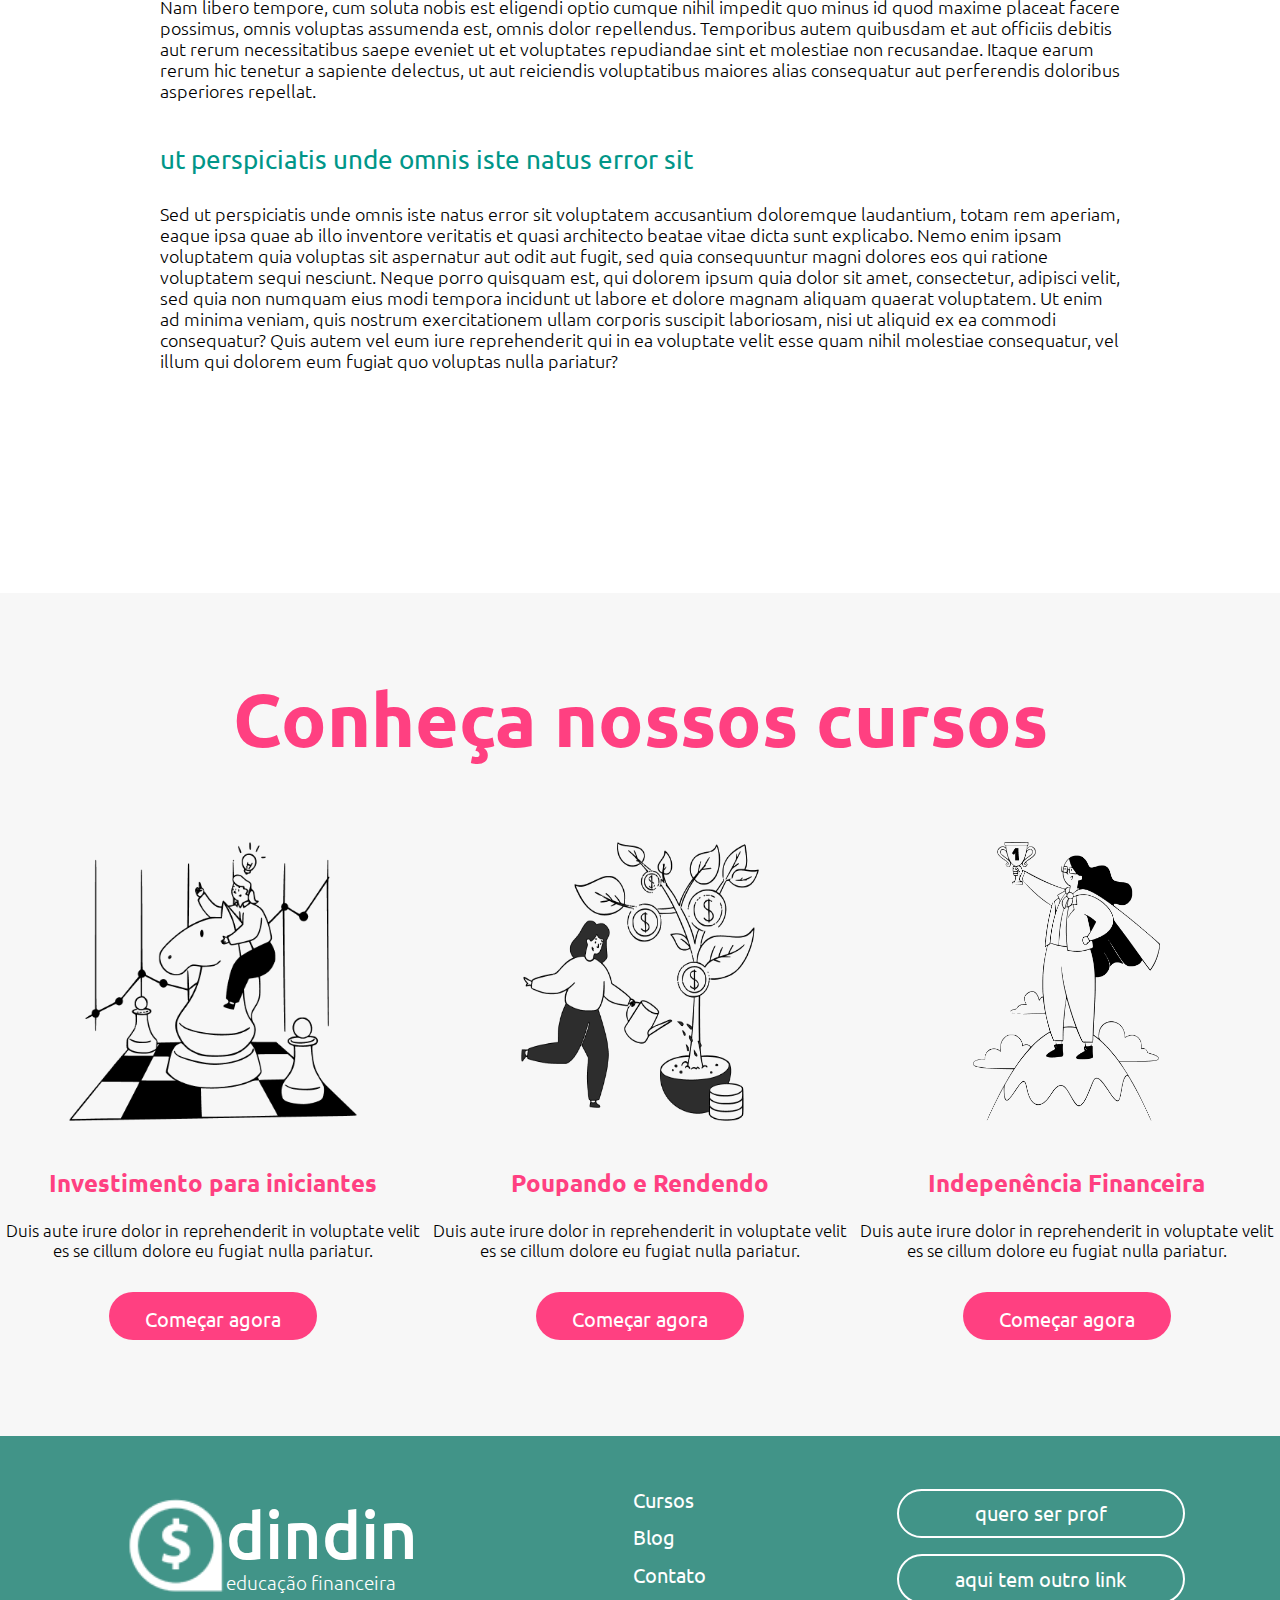
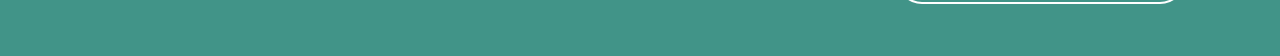
<file: post.html>
<!DOCTYPE html>
<html lang="pt-BR">
<head>
  <meta charset="UTF-8">
  <meta http-equiv="X-UA-Compatible" content="IE=edge">
  <meta name="viewport" content="width=device-width, initial-scale=1.0">
  <meta name="author" content="Fabi Boniolo">
  <title>Site Dindin</title>
  <!-- Inicio Fontes -->
  <link rel="preconnect" href="https://fonts.googleapis.com">
  <link rel="preconnect" href="https://fonts.gstatic.com" crossorigin>
  <link href="https://fonts.googleapis.com/css2?family=Ubuntu:wght@300;400;500;700&display=swap" rel="stylesheet">
  <!-- Fim Fontes -->
  <!-- Inicio Estilo -->
  <link rel="stylesheet" href="./estilo-css/style.css">
  <!-- Fim Estilo -->
</head>
<body>
  <!-- Início Cabeçalho -->
  <header class="cabecalho">
    <div>
      <img class="cabecalho-imagem" src="./img-dindin/dindin-logo-white (1) 2.png" alt="">
      <h1>dindin</h1>
    </div>
    <nav class="cabecalho-menu">
      <a class="cabecalho-menu-item" href="cursos.html">Cursos</a>
      <a class="cabecalho-menu-item" href="blog.html">Blog</a>
      <a class="cabecalho-menu-item" href="contato.html">Contato</a>
    </nav>
  </header>
  <!-- Fim Cabeçalho -->

  <!-- Início Conteúdo Principal -->
  <main class="conteudo-post">
    <article class="post-secao-principal">
      <section class="post-secao-um">
        <h1>On the other hand, we denounce</h1>
        <p>27 de dezembro de 2020</p>
        <img class="post-img-banner" src="./img-dindin/foto post.png" alt="">
      </section>
    </article>
    <article class="post-article-texto">
      <section class="post-paragrafo-texto">
        <p>
          On the other hand, we denounce with righteous indignation and dislike men who are so beguiled and demoralized by the charms 
          of pleasure of the moment, so blinded by desire, that they cannot foresee the pain and trouble that are bound to ensue; and 
          equal blame belongs to those who fail in their duty through weakness of will, which is the same as saying through shrinking from toil and pain.
        </p>
        <p>
          These cases are perfectly simple and easy to distinguish. In a free hour, when our power of choice is untrammelled and when 
          nothing prevents our being able to do what we like best, every pleasure is to be welcomed and every pain avoided. But in certain 
          circumstances and owing to the claims of duty or the obligations of business it will frequently occur that pleasures have to be 
          repudiated and annoyances accepted.
        </p>
        <p>
          The wise man therefore always holds in these matters to this principle of selection: he rejects pleasures to secure other greater pleasures, or else he endures pains to avoid worse pains.On the other hand, we denounce with righteous indignation and dislike 
          men who are so beguiled and demoralized by the charms of pleasure of the moment, so blinded by desire, that they cannot 
          foresee the pain and trouble that are bound to ensue; and equal blame belongs to those who fail in their duty through weakness 
          of will, which is the same as saying through shrinking from toil and pain.
        </p>
        <h2>cases are perfectly simple and easy to distinguish</h2>
        <p>
          In a free hour, when our power of choice is untrammelled and when nothing prevents our being able to do what we like best, 
          every pleasure is to be welcomed and every pain avoided. But in certain circumstances and owing to the claims of duty or the 
          obligations of business it will frequently occur that pleasures have to be repudiated and annoyances accepted.
        </p>
        <p>
          At vero eos et accusamus et iusto odio dignissimos ducimus qui blanditiis praesentium voluptatum deleniti atque corrupti quos 
          dolores et quas molestias excepturi sint occaecati cupiditate non provident, similique sunt in culpa qui officia deserunt mollitia 
          animi, id est laborum et dolorum fuga. Et harum quidem rerum facilis est et expedita distinctio. Nam libero tempore, cum soluta 
          nobis est eligendi optio cumque nihil impedit quo minus id quod maxime placeat facere possimus, omnis voluptas assumenda est, 
          omnis dolor repellendus. Temporibus autem quibusdam et aut officiis debitis aut rerum necessitatibus saepe eveniet ut et 
          voluptates repudiandae sint et molestiae non recusandae. Itaque earum rerum hic tenetur a sapiente delectus, ut aut reiciendis 
          voluptatibus maiores alias consequatur aut perferendis doloribus asperiores repellat.
        </p>
        <h2>ut perspiciatis unde omnis iste natus error sit</h2>
        <p>
          Sed ut perspiciatis unde omnis iste natus error sit voluptatem accusantium doloremque laudantium, totam rem aperiam, eaque 
          ipsa quae ab illo inventore veritatis et quasi architecto beatae vitae dicta sunt explicabo. Nemo enim ipsam voluptatem quia 
          voluptas sit aspernatur aut odit aut fugit, sed quia consequuntur magni dolores eos qui ratione voluptatem sequi nesciunt. Neque 
          porro quisquam est, qui dolorem ipsum quia dolor sit amet, consectetur, adipisci velit, sed quia non numquam eius modi tempora 
          incidunt ut labore et dolore magnam aliquam quaerat voluptatem. Ut enim ad minima veniam, quis nostrum exercitationem 
          ullam corporis suscipit laboriosam, nisi ut aliquid ex ea commodi consequatur? Quis autem vel eum iure reprehenderit qui in ea 
          voluptate velit esse quam nihil molestiae consequatur, vel illum qui dolorem eum fugiat quo voluptas nulla pariatur?
      </p>
      </section>
    </article>
    <article class="article-global-post">
      <div class="post-h2">
        <h2 >Conheça nossos cursos</h2>
      </div>
    <article class="artigo-principal-post">
      <article class="artigo-cards-post">
        <img width="288px"  height="279px"  class="cards-post" src="./img-dindin/investimento.png" alt="">
        <h3>Investimento para iniciantes</h3>
        <p class="descricao-post">
          Duis aute irure dolor in reprehenderit 
          in voluptate velit es se cillum dolore
          eu fugiat nulla pariatur.
        </p>
        <a class="comecar-agora-post" href="#">Começar agora</a>
      </article>
      <article class="artigo-cards-post">
        <img  width="238px"  height="279px" class="cards-post" src="./img-dindin/poupando.png" alt="">
        <h3>Poupando e Rendendo</h3>
        <p class="descricao-post">
          Duis aute irure dolor in reprehenderit 
          in voluptate velit es se cillum dolore
          eu fugiat nulla pariatur.
        </p>
        <a class="comecar-agora-post" href="#">Começar agora</a>
      </article>
      <article class="artigo-cards-post">
        <img  width="187px"  height="279px" class="cards-post" src="./img-dindin/independencia.png" alt="">
        <h3>Indepenência Financeira</h3>
        <p class="descricao-post">
          Duis aute irure dolor in reprehenderit 
          in voluptate velit es se cillum dolore
          eu fugiat nulla pariatur.
        </p>
        <a class="comecar-agora-post" href="#">Começar agora</a>
      </article>
      </article>
    </article>
    </main>
    <!-- Fim Conteúdo Principal -->
    <!-- Início Rodapé -->
  <footer class="rodape">
    <img class="rodape-imagem" src="./img-dindin/dindin-logo-white (1) 2.png" alt="">
    <div class="rodape-div">
      <h1>dindin</h1>
      <p>educação financeira</p>
    </div>
    <nav class="rodape-menu">
      <a class="cabecalho-menu-item" href="#">Cursos</a>
      <a class="cabecalho-menu-item" href="#">Blog</a>
      <a class="cabecalho-menu-item" href="#">Contato</a>
    </nav>
    <div class="botoes">
      <button class="botao">quero ser prof</button>
      <button class="botao">aqui tem outro link</button>
    </div>
    </footer>
  <!-- Fim Rodapé -->
</body>
</html>
</file>
<file: estilo-css/style.css>
/* RESET */
* {
  margin: 0;
  padding: 0;
  box-sizing: border-box;
  text-decoration: none;
  font-family: 'Ubuntu', sans-serif;
}


/* ====== Cabeçalho para todas as Páginas ======*/
.cabecalho {
  background: #2E948A;
  box-shadow: 0px 3px 7px rgba(0, 0, 0, 0.25);
  width: 100%;
  height: 7rem;
  display: flex;
  flex-direction: row;
  align-items: center;
  justify-content: space-between;
}

.cabecalho-imagem {
  margin-left: 20%;
}

.cabecalho div {
  display: flex;
  align-items: center ;
}

.cabecalho h1 {
    color: #FFFFFF;
    font-family: 'Ubuntu';
    font-style: normal;
    font-weight: 500;
    font-size: 56px;
    line-height: 64px;
}

.cabecalho-menu {
  display: flex;
  margin-right: 10%;
  gap: 3.875rem;
  font-family: 'Ubuntu';
  font-style: normal;
  font-weight: 700;
  font-size: 1.25rem;
  line-height: 1.44rem;
  text-transform: uppercase;
}

.cabecalho-menu a {
  color: #FDFDFD;
}

/* ======= Fim Cabeçalho de todas as Páginas ====== */

/* Media Queries - cabeçalho*/
@media (max-width: 750px){
  .cabecalho-imagem{
    display: none;
  }
  .cabecalho h1{
    display: none;
  }
}

/*========== Página Index ==========*/
/* ===Início Conteúdo Principal=== */

.secao-principal {
  display: flex;
  justify-content: space-around;
}

.secao-um {
  display: flex;
  flex-direction: column; 
}

.secao-um h1 {
  font-family: 'Ubuntu';
  font-style: normal;
  font-weight: 700;
  font-size: 3.75rem;
  line-height: 4.3rem;
  color: #FF4081;
  padding: 1rem 0 0 0;
  width: 30.5rem; 
  margin-bottom: 1.2rem;
}

.secao-um p {
  font-family: 'Ubuntu';
  font-style: normal;
  font-weight: 400;
  font-size: 1.7rem;
  line-height: 31px;
  color: #555555;
  width: 28.87rem;
  height: 3.87rem;
  margin-bottom: 2.3rem;
}

.secao-um button {
  font-family: 'Ubuntu';
  font-style: normal;
  font-weight: 400;
  font-size: 1.68rem;
  line-height: 1.93rem;
  color: #FF4081;
  border: 2px solid #FF4081;
  border-radius: 3.87rem;
  padding: 0.5rem;
}

.img-banner {
  margin-top: 8rem;
  margin-bottom: 4rem ;
} 

.artigo-principal {
  padding: 6rem 0 8rem;
  display: flex;
  justify-content: space-around;
  background: #F7F7F7;
}

.artigo-cards h3 {
  font-family: 'Ubuntu';
  font-style: normal;
  font-weight: 700;
  font-size: 1.5rem;
  line-height: 1.8rem;
  color: #FF4081;
  margin-top: 2.8rem;
  margin-bottom: 1.4rem;
}

.descricao {
  width: 18rem;
  margin-bottom: 2rem;
  font-family: 'Ubuntu';
  font-style: normal;
  font-weight: 300;
  font-size: 1.06rem;
  line-height: 1.25rem;
  text-align: center;
  color: #000000;
}

.comecar-agora {
  display: block;
  margin: 0 auto;
  width: 15.56rem;
  height: 3.18rem;
  background: #FF4081;
  border-radius: 62px;
  font-family: 'Ubuntu';
  font-style: normal;
  font-weight: 400;
  font-size: 1.25rem;
  line-height: 1.43rem;
  text-align: center;
  padding: 1rem;
  color: #FFFFFF;
}
/* ======Fim Conteúdo Principal====== */

/* Media Queries conteudo principal */
@media (max-width: 750px){

  .secao-principal{
    flex-direction: column;
  }
  .secao-um h1 {
    font-size: 2.5rem;
    width: 26rem; 
  }
  .secao-um p {
    text-align: center;
    font-size: 1.5rem;
    width: 20rem;
    height: 10rem;
  }

  .secao-um button {
    margin: 0 auto;
    width: 200px;
    font-size: 1rem;
    font-weight: 400;
    border: 2px solid #FF4081;
    border-radius: 3.87rem;
  }

  .img-banner {
    width: 400px;
    height: 400px;

}
.artigo-principal {
  padding: 1rem 0 1rem;
  display: flex;
  flex-wrap: wrap;
  justify-content: space-around;
  background: #F7F7F7;
}
}

/* ======Inícios dos Artigos====== */
.secundaria {
  height: 45.625rem;
  display: flex;
  justify-content: space-around;
  flex-wrap: wrap;
}

.secundaria-h2 {
  font-family: 'Nunito';
  font-style: normal;
  font-weight: 700;
  font-size: 37px;
  line-height: 50px;
  color: #009688;
  padding: 7rem  30rem 0 0;
}

.icones {
  background: #FFFFFF;
}

.secao-icones p {
  width: 22.68rem;
  height: 4.39rem;
  font-family: 'Nunito';
  font-style: normal;
  font-weight: 300;
  font-size: 1.12rem;
  line-height: 1.5rem;
  color: #000000;
  float: right;
  margin-left: 1rem;
  margin-right: 1rem;
}

.secao-icones span {
  display: inline-block;
  font-family: 'Nunito';
  font-style: normal;
  font-weight: 400;
  font-size: 1.12rem;
  line-height: 1.5rem;
  color: #000000;
}

.index-secundaria2 {
  background: #E5E5E5; 
  display: flex;
  flex-wrap: wrap;
  flex-direction: column;
  justify-content: space-around;
}

.secundaria2 {
  display: flex;
  justify-content: space-around;
  }

.secundaria2-h2 {
  display: inline-block;
  font-family: 'Nunito';
  font-style: normal;
  font-weight: 700;
  font-size: 37px;
  line-height: 50px;
  color: #009688;
  padding: 5.68rem  0 4.5rem 8rem ;
}

.descricao2 {
  width: 19rem;
  height: 7rem;
  margin-bottom: 6.93rem;
}

.descricao2 span {
  display: block;
  color: #009688;
  font-family: 'Ubuntu';
  font-style: normal;
  font-weight: 700;
  font-size: 27px;
  line-height: 31px;
  margin-top: 0.5rem;
} 

.todos-posts {
  width: 289px;
  height: 51px;
  border: 2px solid #FF4081;
  border-radius: 62px;
  display: block;
  margin: 0 auto;
  color: #FF4081;
  font-family: 'Ubuntu';
  font-style: normal;
  font-weight: 400;
  font-size: 25px;
  line-height: 29px;
  margin-bottom: 3.3125rem;
}

/* ====== Fim dos Artigos ======= */
/*========== Fim Página Index ==========*/

/* Media Queries conteudo principal e Artigos */
@media (max-width: 750px){
  .secundaria-h2 {
    font-family: 'Nunito';
    font-style: normal;
    font-weight: 700;
    font-size: 27px;
    padding: 2rem  0 0 0;
    margin-bottom: 2rem;
  }

  .secundaria {
    height: 30%;
    display: block;
    line-height: 69px;
}

.index-secundaria2 {
  background: #ffffff;
  display: flex;
  flex-direction: column;
  align-items: center;
}

.secundaria2 {
  display: flex;
  flex-direction: column;
  }

  .secundaria2-h2 {
    display:block;
    font-size: 30px;
    line-height: 30px;
    padding: 5.68rem  0 4.5rem 8rem ;
  }

}

/* ====== Início RODAPE para todas as Páginas ====== */
.rodape {
  background: #419488;
  width: 100%;
  display: flex;
  align-items: center;
}

.rodape-div{
  width: 19.5rem ;
  height: 6.33rem;
  display: flex;
  flex-direction: column;
  flex-wrap: wrap;
}

.rodape-imagem {
  width: 6.1rem;
  margin-left: 8rem;
}

.rodape-div h1 {
  font-family: 'Ubuntu';
  color: #FFFFFF;
  font-style: normal;
  font-weight: 500;
  font-size: 4.125rem;
  line-height: 4.75rem;
}

.rodape-div p {
  font-family: 'Ubuntu';
  font-style: normal;
  font-weight: 300;
  font-size: 1.18rem;
  line-height: 1.37rem;
  color: #FFFFFF;
}

.rodape-menu {
  display: flex;
  flex-direction: column;
  gap: 15px;
  font-family: 'Ubuntu';
  font-style: normal;
  font-weight: 400;
  font-size: 1.25rem;
  line-height: 1.4rem;
  margin: 3.3rem auto 4.4rem auto;
}

.rodape-menu a {
  color: #FFFFFF;
}

.botoes {
  display: flex;
  flex-direction: column;
  align-items: center;
  gap: 1rem;
  margin: 0 auto;
}

.botao {
  background: #419488;
  width: 18rem;
  height:3.1rem;
  font-family: 'Ubuntu';
  font-style: normal;
  font-weight: 400;
  font-size: 1.25rem;
  line-height: 1.4rem;
  text-align: center;
  border: 2px solid #FFFFFF;
  border-radius: 3.8rem;
  color: #FFFFFF;
}
/* ======Fim RODAPE para todas as Páginas ====== */

/* Media Queries Rodapé todas as páginas */
@media (max-width: 750px){
  .rodape-imagem {
    display: none;
  }
  .rodape-div h1 {
    display: none;
  }
  .rodape-div p {
    display: none;
  }
  .rodape-menu {
    
    margin-left: 3rem;
    margin-right: 2rem;
  }
  .botoes {
    margin-right: 1rem;
  }

}


/* ====== Página Cursos ======*/
/* ======Início Conteúdo Principal======*/
.secao-um {
  margin: 5rem ;
}

.secao-um h2 {
  font-family: 'Ubuntu';
  font-style: normal;
  font-weight: 700;
  font-size: 60px;
  line-height: 69px;
  text-transform: capitalize;
  color: #FF4081;
}

.secao-um p {
  font-family: 'Ubuntu';
  font-style: normal;
  font-weight: 400;
  font-size: 20px;
  line-height: 23px;
  color: #555555;
}

.artigos-conteudo {
  display: flex;
  gap: 3rem;
  align-items: center;
}

.artigo-imagem {
  margin: 4rem 0 8rem 6rem;
}

.escrita h3 {
  font-family: 'Ubuntu';
  font-style: normal;
  font-weight: 700;
  font-size: 35px;
  line-height: 40px;
  color: #FF4081;
  margin-bottom: 1rem;
}

.escrita p {
  font-family: 'Ubuntu';
  font-style: normal;
  font-weight: 300;
  font-size: 18px;
  line-height: 21px;
  color: #000000;
  width: 45.25rem;
  height: 5.5rem;
  margin-bottom: 3.31rem;
}

.comecar {
  width: 14.6rem;
  height: 3.1rem;
  font-family: 'Ubuntu';
  font-style: normal;
  font-weight: 400;
  font-size: 20px;
  line-height: 23px;
  text-align: center;
  background: #2E948A;
  border-radius: 3.987rem;
  color: #FFFFFF;
  border: none;
  border-bottom: 8.8rem ;
}

.linha-horizontal {
  width: 77%;
  height: 0.31rem;
  background: #C4C4C4;
  margin: 0 auto;
}
/* ======Fim Conteúdo Principal======*/

/* Media Queries Pagina Cursos */
@media (max-width: 750px){
  .artigos-conteudo {
    display: flex;
    flex-wrap: wrap;
    justify-content: center;
  }
  
  .artigo-imagem {
    width: 15.75rem;
    height: 15.81rem;
  }
  
  .escrita h3 {
    display: flex;
    flex-direction: column;
    flex-wrap: wrap;
    align-items: center;
    font-weight: 500;
    font-size: 25px;
    line-height: 30px;
  }
  
  .escrita p {
    font-weight: 300;
    font-size: 1rem;
    line-height: 1rem;
    color: #000000;
    width: 25.25rem;
    height: 2.5rem;
    margin-top: 1rem;
    margin-bottom: 6.31rem;
  }
  
  .comecar {
    width: 8.6rem;
    height: 2.1rem;
    font-weight: 200;
    font-size: 1rem;
    line-height: 10px;
    text-align: center;
    border-radius: 3.987rem;
    margin: 1rem 2rem 2rem 2rem ;
  }
  
}
/* Fim Media Queries Pagina Cursos */

/* ====== Fim Página Cursos ======*/

/* ======Início Página Curso====== */
/* ======Início Conteúdo Principal===== */
.curso-artigo-principal {
  background: #E5E5E5;
  display: flex;
  justify-content: space-around;
}

.curso-secao-um h1 {
  font-family: 'Ubuntu';
  font-style: normal;
  font-weight: 700;
  font-size: 55px;
  line-height: 63px;
  width: 462px;
  height: 186px;
  margin-top: 5rem;
  color: #FF4081;
}

.curso-secao-um p {
  font-family: 'Ubuntu';
  font-style: normal;
  font-weight: 300;
  font-size: 20px;
  line-height: 23px;
  width: 461px;
  height: 186px;
  color: #000000;
  margin-bottom: 7.1875rem;
}

.curso-img-banner {  
  padding: 6.4rem 0 4.1rem 0;
}

.curso-global {
  background: #F7F7F7;
}

.curso-artigo-videos {
  background: #F7F7F7;
  padding: 5rem 0 5rem 0;
  display: flex;
  justify-content: space-evenly;
  /* align-items: center; */
}


.curso-aside-escrita h2 {
  font-family: 'Ubuntu';
  font-style: normal;
  font-weight: 700;
  font-size: 35px;
  line-height: 40px;
  color: #FF4081;
  padding-bottom: 1.625rem;
}

.curso-aside-escrita p {
  font-family: 'Ubuntu';
  font-style: normal;
  font-weight: 300;
  font-size: 20px;
  line-height: 23px;
  color: #000000;
  width: 501px;
  height: 195px;
}

.curso-linha  {
  margin: 0 auto;
  width: 95%;
  height: 3px;
  background: #C4C4C4;
}


/* Media Queries Pagina Cursos */
@media (max-width: 750px){
  .curso-artigo-principal {
    background: #E5E5E5;
    display: flex;
    flex-wrap: wrap;
  }
  
  .curso-secao-um h1 {
    font-family: 'Ubuntu';
    font-style: normal;
    font-weight: 700;
    font-size: 50px;
    line-height: 63px;
    margin-top: 3rem;
  }
  
  .curso-secao-um p {
    font-size: 20px;
  }
  
  .artigo-imagem-curso {
    width: 40%;
    height: 20%;
    margin:0 auto;
  }

  .curso-artigo-videos {
    background: #F7F7F7;
    padding: 4rem 2rem 5rem 1rem;
    display: flex;
    flex-wrap: wrap;
  }

  .curso-aside-escrita h2 {
    text-align: center;
  }
  
  .curso-aside-escrita p {
    font-family: 'Ubuntu';
    font-style: normal;
    font-weight: 300;
    font-size: 20px;
    line-height: 23px;
    text-align: center;
    color: #000000;
    width: 400px;
    height: 195px;
  }
}

/* Fim Media Queries Pagina Cursos */
/* ======Fim Página Curso====== */

/* ======Início Página Contato====== */
.conteudo-contato {
  display: flex;
  justify-content: space-around;
  align-items: center;
}

.formulario-contato legend {
  padding: 6.5625rem 0 2.75rem 0;
  font-family: 'Ubuntu';
  font-style: normal;
  font-weight: 700;
  font-size: 40px;
  line-height: 46px;
  color: #FF4081;
}

.input-nome {
  width: 30.8125rem;
  height: 2rem;
  padding: 0.3125rem 1.375rem;
  box-sizing: border-box;
  background: #FFFFFF;
  border: 1px solid #686868;
  border-radius: 7px;
  margin-bottom: 1rem;
}

.input-email {
  width: 30.8125rem;
  height: 2rem;
  padding: 0.3125rem 1.375rem;
  background: #FFFFFF;
  border: 1px solid #686868;
  border-radius: 7px;
  box-sizing: border-box;
  margin-bottom: 1rem;
}

.input-mensagem {
  width: 30.8125rem;
  height: 12.0625rem;
  padding: 0.3125rem 1.375rem;
  box-sizing: border-box;
  font-family: 'Nunito';
  font-style: normal;
  font-weight: 400;
  font-size: 16px;
  line-height: 22px;
  align-items: center;
  color: #58555D;
  margin-bottom: 1rem;
}

.botao-contato {
  width: 5.8rem;
  background: #FF4081;
  border-radius: 50px;
  border: none;
  padding: 1rem 0 1rem 0;
  font-family: 'Nunito';
  font-style: normal;
  font-weight: 800;
  font-size: 16px;
  line-height: 22px;
  padding: 0.5rem ;
  color: #FFFFFF;
  margin-bottom: 6rem;
}

/* Início Media Queries Pagina Contato */
@media (max-width: 750px){
  .conteudo-contato {
    display: flex;
    flex-wrap: wrap;
  }

  .formulario-contato legend {
    padding: 6rem 1rem 1rem 1rem;
    font-weight: 500;
    font-size: 30px;
  }

  .input-nome {
    width: 100%;
    height: 2rem;
    padding: 0 1rem;
  }
  
  .input-email {
    width: 100%;
    height: 2rem;
    padding: 0 1rem;
  }
  
  .input-mensagem {
    width: 100%;
  }
  
  .botao-contato {
    width: 50%;
  }
}
/* FIM Media Queries Pagina Contato */
/* ======Fim Página Contato====== */


/* ======Início PAGINA  BLOG ====== */
.blog-artigo-principal {
  background: #E5E5E5;
  display: flex;
  align-items: center;
  justify-content: space-evenly;
}

.blog-secao-um h1 {
  font-family: 'Ubuntu';
  font-style: normal;
  font-weight: 700;
  font-size: 47px;
  line-height: 54px;
  width: 512px;
  height: 108px;
  margin-top: 3.5rem;
  margin-bottom: 2rem;
  color: #009688;
}

.blog-secao-um p {
  font-family: 'Ubuntu';
  font-style: normal;
  font-weight: 300;
  font-size: 20px;
  line-height: 23px;
  color: #000000;
  width: 461px;
  height: 110px;
  margin-bottom: 8.5rem;
}

/* .blog-img-banner {  
  padding: 3rem 12.8rem 4.1rem 2.43rem;
} */

.blog-secundaria2-global {
  display: flex;
  flex-wrap: wrap;
  margin-top: 6rem;
  margin-bottom: 10rem;
}

.blog-secundaria2 {
  display: flex;
}

.blog-artigo-cards2 {
  display: flex;
  flex-wrap: wrap;
  justify-content: space-evenly;
  padding-top: 2rem;
  margin-bottom: 1rem;
}

.blog-descricao2 {
  display: flex;
  flex-wrap: wrap;
  font-family: 'Ubuntu';
  font-style: normal;
  font-weight: 300;
  font-size: 17px;
  line-height: 20px;
  color: #000000;
  width: 31rem;
  height: 5rem;
  margin-bottom: 1.5rem;
}

.blog-descricao2 span {
  color: #FF4081;
  font-family: 'Ubuntu';
  font-style: normal;
  font-weight: 500;
  font-size: 30px;
  line-height: 34px;
  margin-bottom: 1rem;
}

/* Início Media Queries Pagina Blog */
@media (max-width: 750px){
  .blog-artigo-principal {
    display: flex;
    flex-wrap: wrap;
  }

  .blog-secao-um h1 {
    width: 400px;
  }
  
  .blog-img-banner {  
    align-items: center;
  }

  .blog-secundaria2-global {
    display: flex;
    flex-wrap: wrap;
    flex-direction: column;
    align-items: center;
  }
  
  .blog-secundaria2 {
    width: 90%;
    display: flex;
    flex-direction: column;
  }
  
  .blog-artigo-cards2 {
    display: flex;
    flex-wrap: wrap;
    padding-top: 2rem;
    margin-bottom: 1rem;
  }
  
  .blog-descricao2 {
    display: flex;
    flex-wrap: wrap;
    font-size: 17px;
    line-height: 20px;
    color: #000000;
    width: 30rem;
    height: 10rem;
    align-items: center;
  }
}

/* ======Fim PAGINA  BLOG ====== */

/* ===========Início PAGINA POST =====================*/

.post-secao-um {
  display: flex;
  flex-direction: column;
  align-items: center;
}

.post-secao-um h1 {
  font-family: 'Ubuntu';
  font-style: normal;
  font-weight: 500;
  font-size: 50px;
  line-height: 57px;
  color: #FF4081;
  padding: 6.8rem 0 0.75rem 0;
}

.post-secao-um p {
  font-family: 'Ubuntu';
  font-style: normal;
  font-weight: 300;
  font-size: 18px;
  line-height: 21px;
  color: #9D9D9D;
  margin-bottom: 4.625rem;
}

.post-img-banner {
  width: 64.5rem;
  height: 29.065rem;
  margin-bottom: 4rem;
}

.post-article-texto {
  padding: 4rem 10rem 11.875rem 10rem;
}

.post-paragrafo-texto p {
  font-family: 'Ubuntu';
  font-style: normal;
  font-weight: 300;
  font-size: 18px;
  line-height: 21px;
  margin-bottom: 2rem;
  color: #000000;
}

.post-paragrafo-texto h2 {
  font-family: 'Ubuntu';
  font-style: normal;
  font-weight: 400;
  font-size: 26px;
  line-height: 54px;
  color: #009688;
  margin-bottom: 1rem;
}

.article-global-post {
  background: #F7F7F7;
  display: flex;
  flex-direction: column;
}

.post-h2 {
  font-family: 'Ubuntu';
  font-style: normal;
  font-weight: 500;
  font-size: 50px;
  line-height: 57px;
  margin: 0 auto;
  color: #FF4081;
  padding: 6rem 0;
}

.artigo-principal-post {
  display: flex;
  align-items: center;
}

.artigo-cards-post {
  display: flex;
  align-items: center;
  flex-direction: column;
}

.cards-post {
  display: flex;
  align-items: center;
  margin-bottom: 3rem ;
}

.artigo-cards-post h3 {
  font-family: 'Ubuntu';
  font-style: normal;
  font-weight: 700;
  font-size: 1.5rem;
  line-height: 1.8rem;
  text-align: center;
  color: #FF4081;
  margin-bottom: 1.4rem;
}

.descricao-post {
  font-family: 'Ubuntu';
  font-style: normal;
  font-weight: 300;
  font-size: 1.06rem;
  line-height: 1.25rem;
  text-align: center;
  color: #000000;
}

.comecar-agora-post {
  display: block;
  margin: 2rem auto 6rem auto;
  width: 13rem;
  height: 3rem;
  background: #FF4081;
  border-radius: 62px;
  font-family: 'Ubuntu';
  font-style: normal;
  font-weight: 400;
  font-size: 1.25rem;
  line-height: 1.43rem;
  text-align: center;
  padding: 1rem;
  color: #FFFFFF;
}

/* Início Media Queries Pagina Post */
@media (max-width: 750px){
  .post-secao-um {
    display: flex;
    flex-direction: column;
    align-items: center;
  }
  
  .post-secao-um h1 {
    font-size: 3rem;
    padding: 6.8rem 0 0.75rem 1rem;
  }
  
  .post-img-banner {
    width: 90%;
    height: 29.065rem;
  }

  .post-article-texto {
    padding: 4rem 5rem 11rem 5rem;
  }
  
  .article-global-post {
    background: #F7F7F7;
    display: flex;
    flex-direction: column;
  }
  
  .post-h2 {
    font-size: 2.5rem;
    text-align: center;
    line-height: 57px;
    margin: 0 auto;
    padding: 6rem 0;
  }
  
  .artigo-principal-post {
    display: flex;
    flex-wrap: wrap;
  }
}

/* ===========Fim PAGINA POST =====================*/
/* ===========Fim CSS =====================*/
</file>
